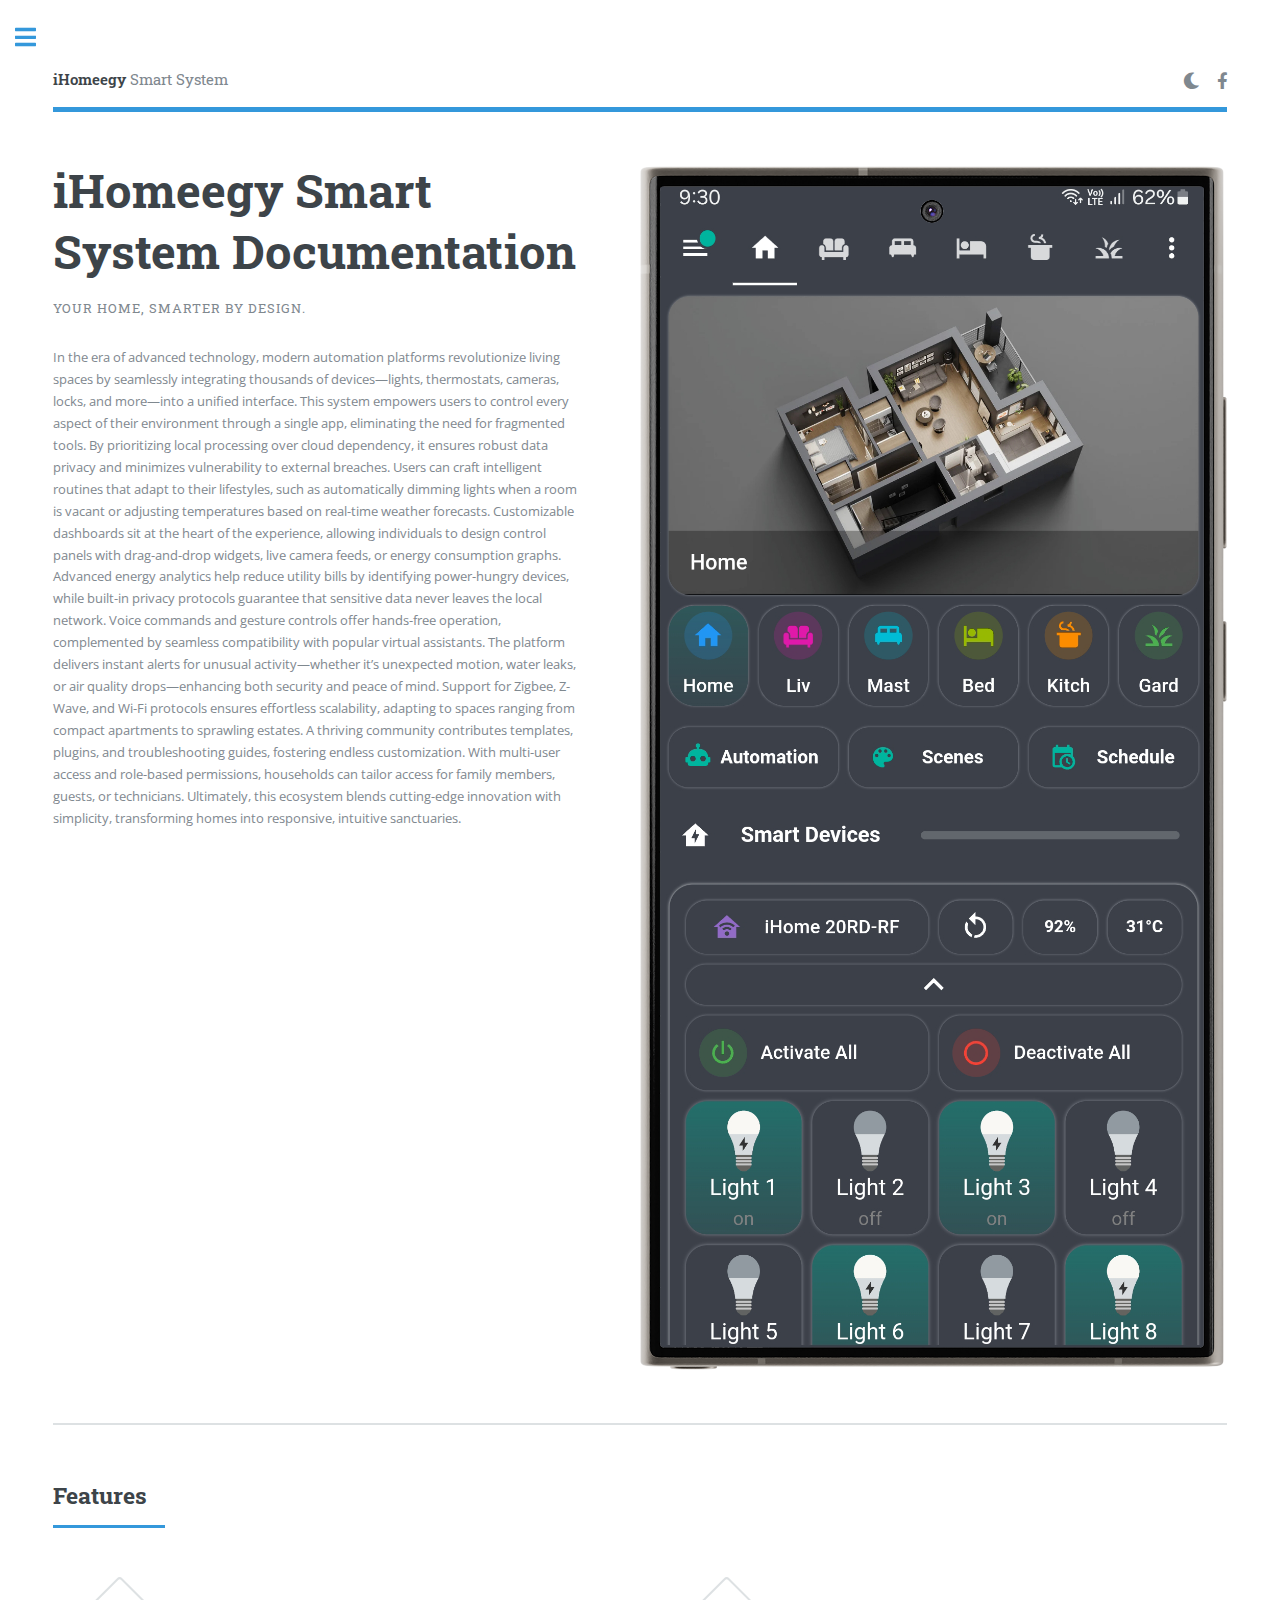
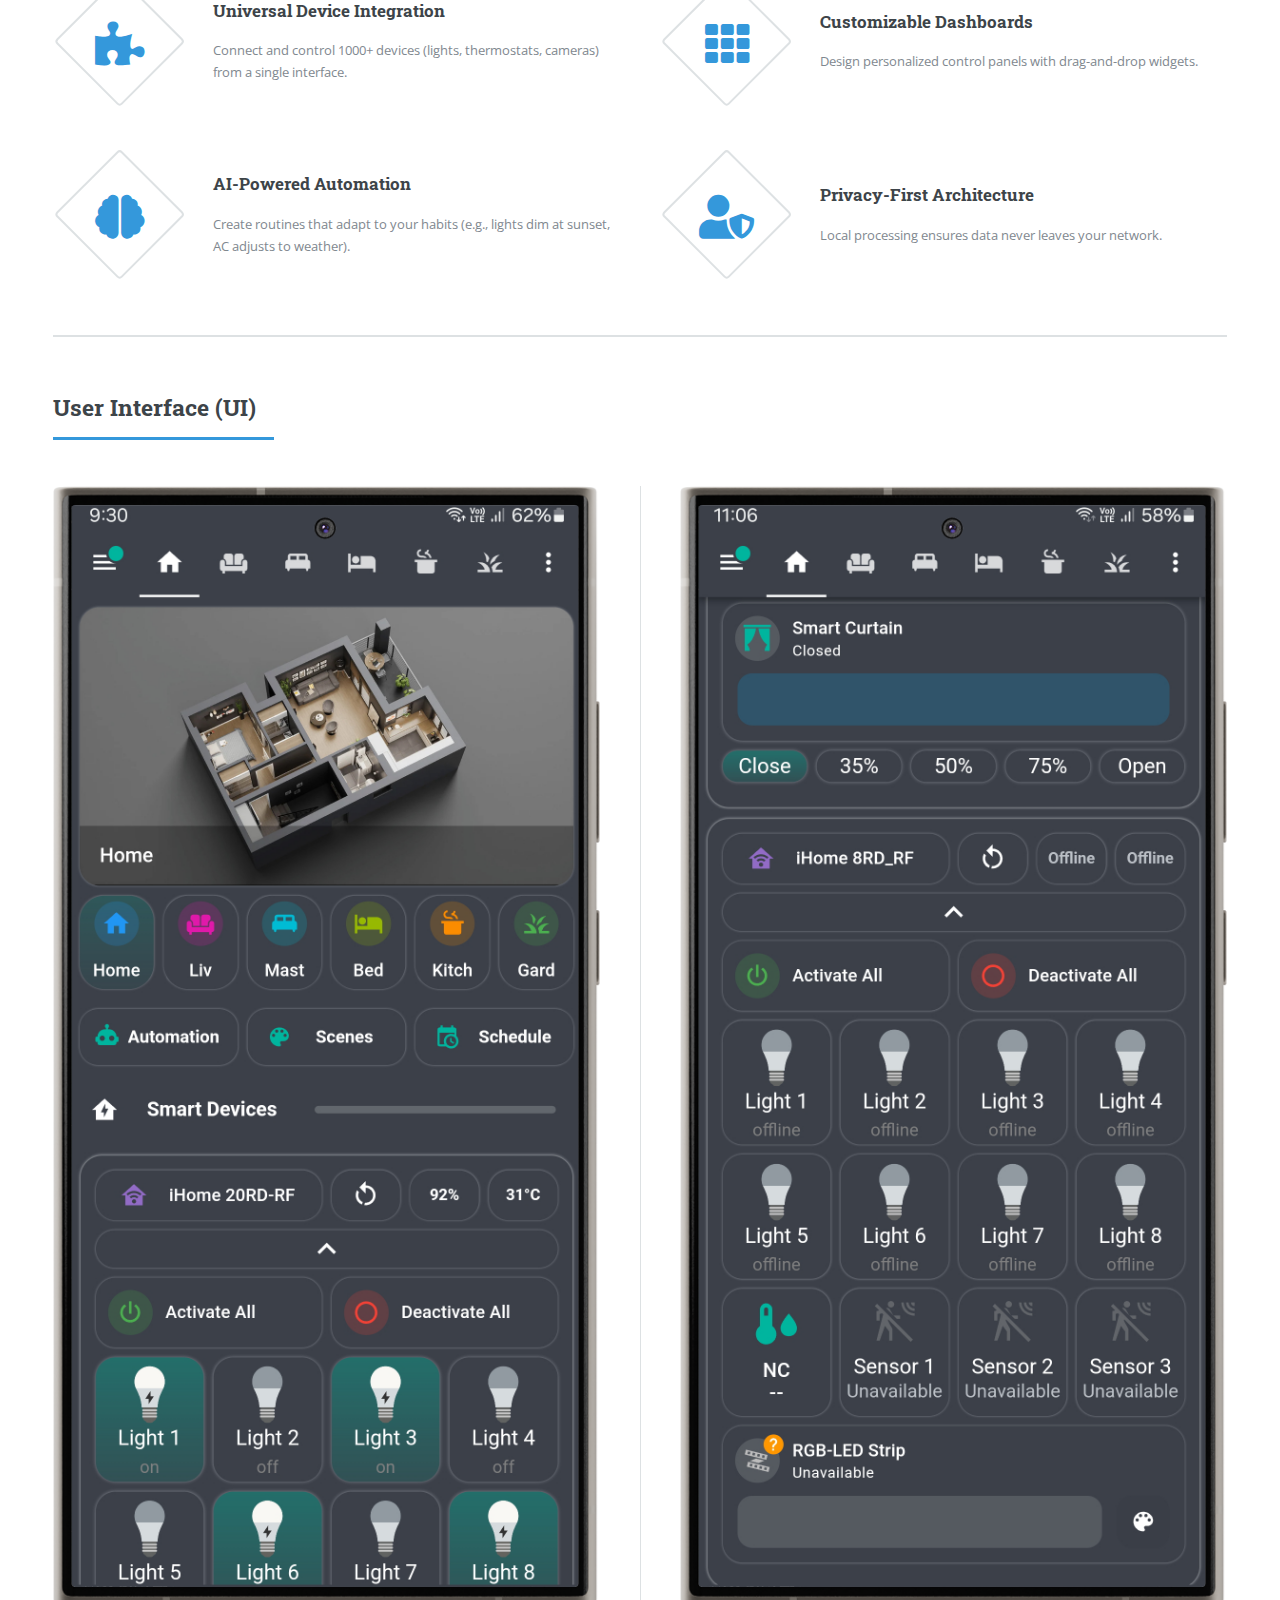
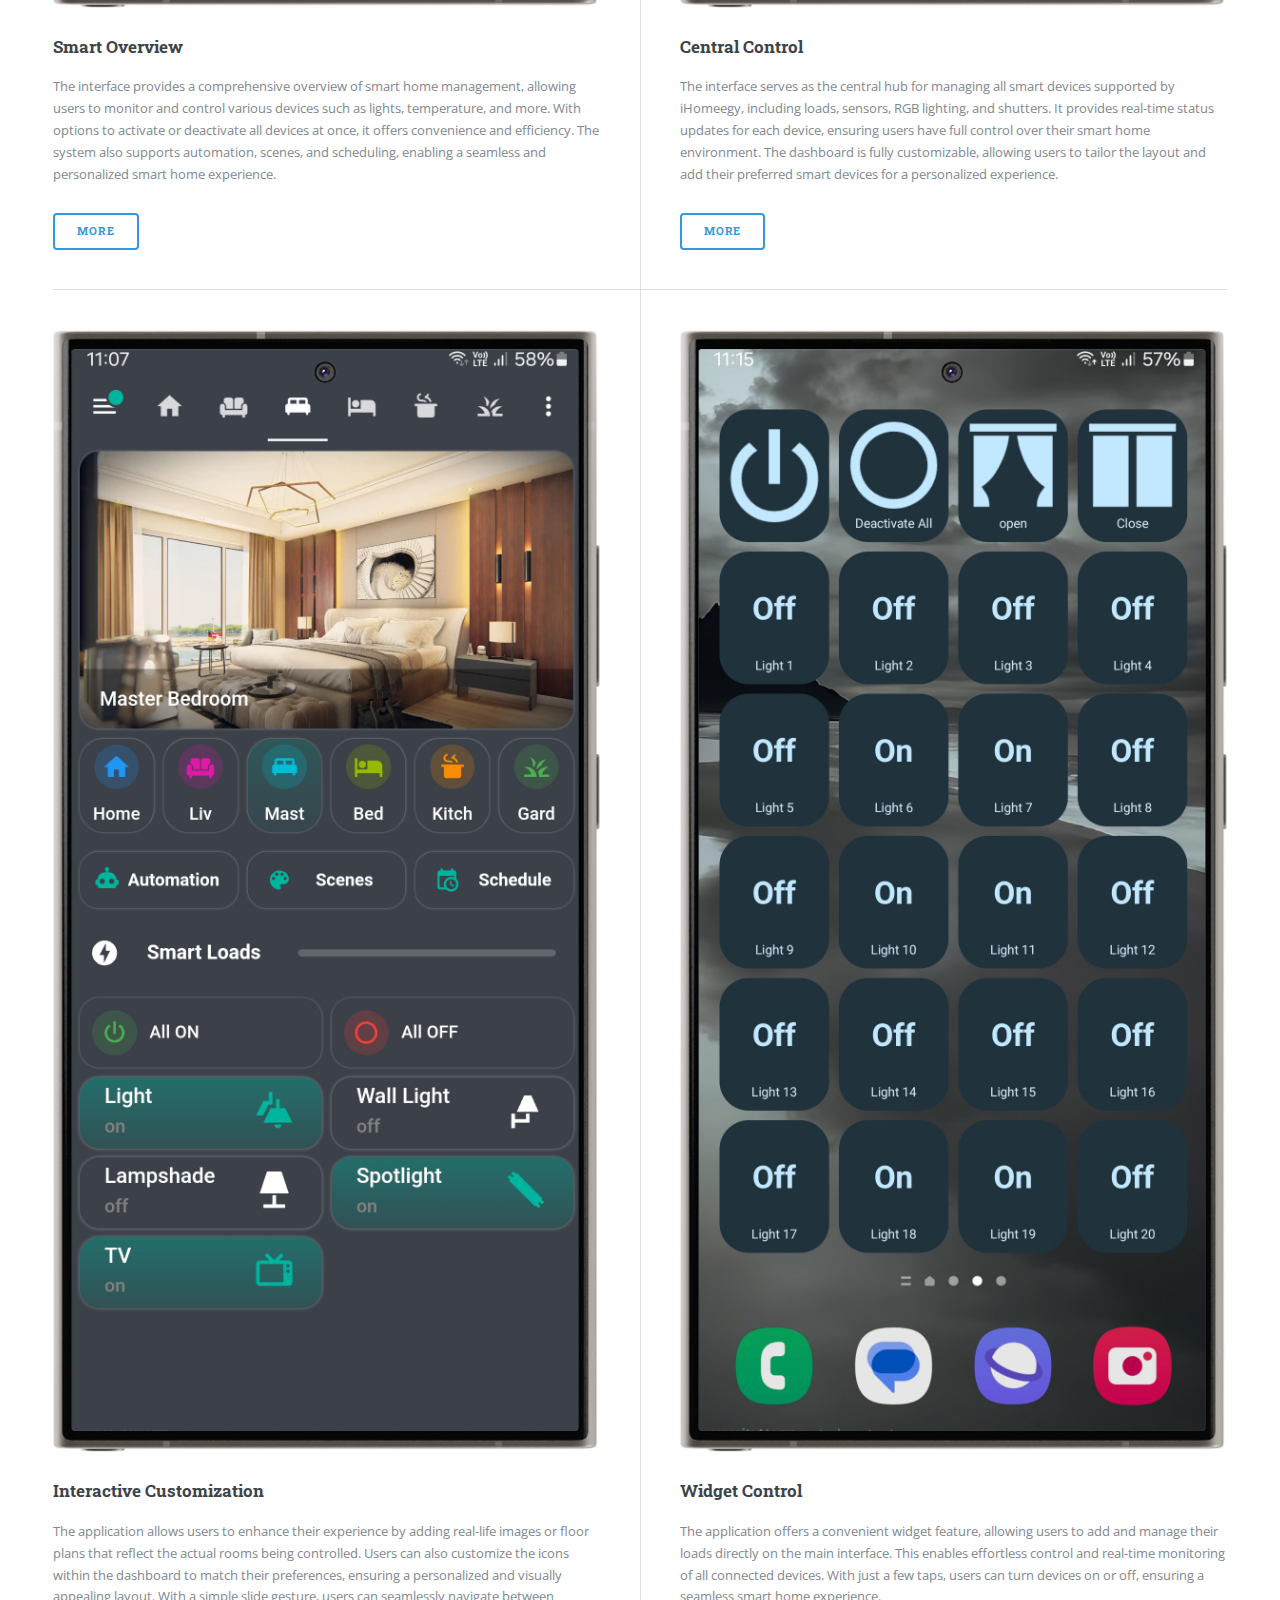
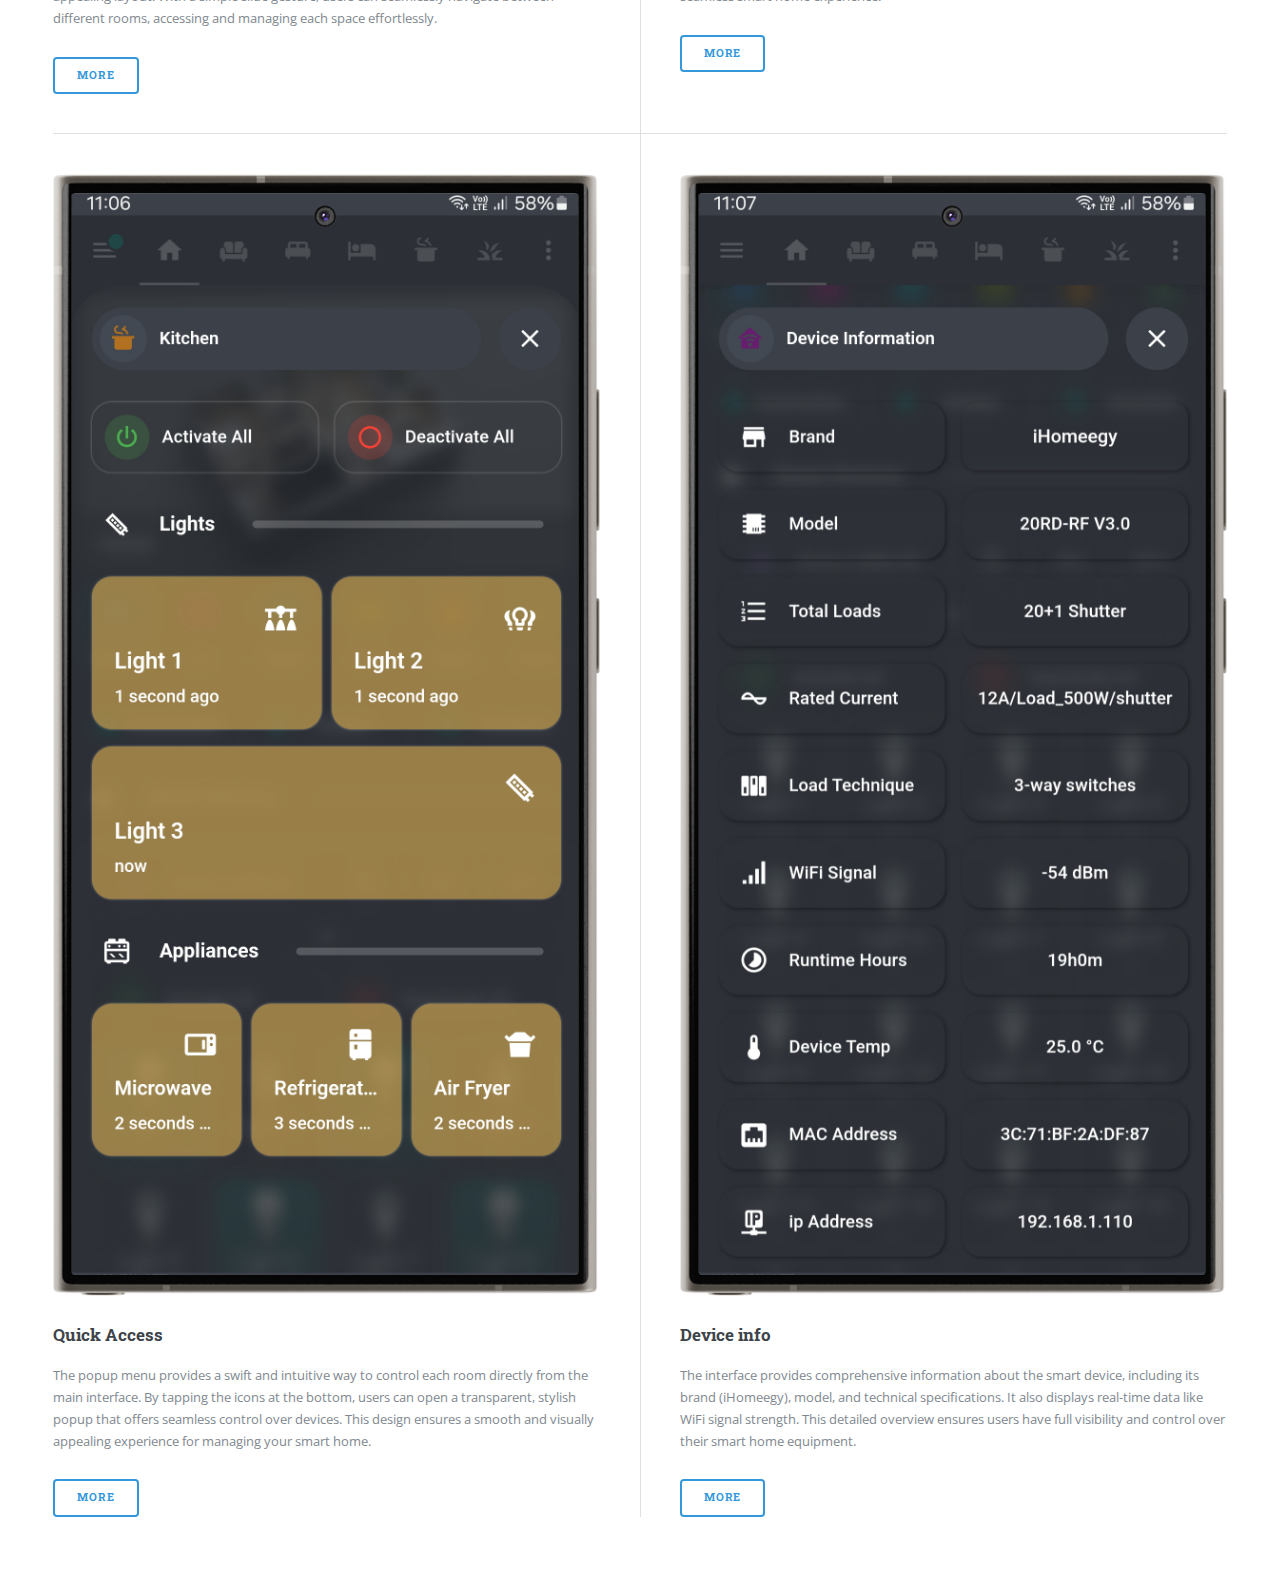
<file: index.html>
<!DOCTYPE HTML>
<html>
	<head>
		<title>iHomeegy Smart System - Documentation</title>
		<meta charset="utf-8" />
		<meta name="viewport" content="width=device-width, initial-scale=1, user-scalable=no" />
		<link rel="stylesheet" href="assets/css/main.css" />
        
		<style>
			/* منع الوميض الأولي */
			body:not(.loaded) {
				opacity: 0;
				overflow: hidden;
			}
			
			/* تأثير الانتقال */
			body {
				transition: opacity 0.4s ease-in-out !important;
			}
			
			/* إصلاح ألوان الوضع الليلي مسبقاً */
			body.dark-mode {
				background-color: #111 !important;
				color: #fff !important;
			}

			body.dark-mode *:not(input):not(textarea) {
				color: #ffffff !important;
				text-shadow: none !important;
			}

			body.dark-mode #sidebar,
			body.dark-mode #menu,
			body.dark-mode .button,
			body.dark-mode .actions .button {
				background-color: #2d2d2d !important;
				border-color: #444444 !important;
			}

			body.dark-mode #search {
				background-color: #2d2d2d !important;
				border: 1px solid #444444 !important;
			}

			body.dark-mode #search input[type="text"] {
				background-color: #3a3a3a !important;
				color: #ffffff !important;
			}

			body.dark-mode a,
			body.dark-mode .icon,
			body.dark-mode h1,
			body.dark-mode h2,
			body.dark-mode h3 {
				color: inherit !important;
			}
			
		</style>
	</head>
	<body class="is-preload">
		<script>
			// تطبيق الوضع الليلي قبل تحميل الصفحة
			(function() {
				const savedTheme = localStorage.getItem('theme');
				if (savedTheme === 'dark') {
					document.body.classList.add('dark-mode');
				}
				document.body.classList.add('is-preload');
			})();
		</script>
		<!-- Wrapper -->
			<div id="wrapper">

				<!-- Main -->
					<div id="main">
						<div class="inner">

							<!-- Modified Header with Dark Mode Toggle -->
							<header id="header">
								<a href="index.html" class="logo"><strong>iHomeegy</strong> Smart System</a>
								<ul class="icons">
									<!-- Added Dark Mode Toggle -->
									<li>
										<span class="icon solid fa-moon" id="darkModeToggle" onclick="toggleDarkMode()"></span>
									</li>
									<li><a href="https://www.facebook.com/ihomeegy.smart" class="icon brands fa-facebook-f"><span class="label">Facebook</span></a></li>
								</ul>
							</header>

							<!-- Banner -->
								<section id="banner">
									<div class="content">
										<header>
											<h1>iHomeegy Smart<br />
											System Documentation</h1>
											<p>Your Home, Smarter by Design.</p>
										</header>
										<p>In the era of advanced technology, modern automation platforms revolutionize living spaces by seamlessly integrating thousands of devices—lights, thermostats, cameras, locks, and more—into a unified interface. This system empowers users to control every aspect of their environment through a single app, eliminating the need for fragmented tools. By prioritizing local processing over cloud dependency, it ensures robust data privacy and minimizes vulnerability to external breaches. Users can craft intelligent routines that adapt to their lifestyles, such as automatically dimming lights when a room is vacant or adjusting temperatures based on real-time weather forecasts.

										Customizable dashboards sit at the heart of the experience, allowing individuals to design control panels with drag-and-drop widgets, live camera feeds, or energy consumption graphs. Advanced energy analytics help reduce utility bills by identifying power-hungry devices, while built-in privacy protocols guarantee that sensitive data never leaves the local network. Voice commands and gesture controls offer hands-free operation, complemented by seamless compatibility with popular virtual assistants.

										The platform delivers instant alerts for unusual activity—whether it’s unexpected motion, water leaks, or air quality drops—enhancing both security and peace of mind. Support for Zigbee, Z-Wave, and Wi-Fi protocols ensures effortless scalability, adapting to spaces ranging from compact apartments to sprawling estates. A thriving community contributes templates, plugins, and troubleshooting guides, fostering endless customization. With multi-user access and role-based permissions, households can tailor access for family members, guests, or technicians. Ultimately, this ecosystem blends cutting-edge innovation with simplicity, transforming homes into responsive, intuitive sanctuaries.</p>
										<ul class="actions">
											<!--  <li><a href="#" class="button big">Learn More</a></li> -->
										</ul>
									</div>
									<span class="image object">
										<img src="images/pic01.png" alt="" />
									</span>
								</section>

							<!-- Section -->
								<section>
									<header class="major">
										<h2>Features</h2>
									</header>
									<div class="features">
										<article>
											<span class="icon solid fa-puzzle-piece"></span>
											<div class="content">
												<h3>Universal Device Integration</h3>
												<p>Connect and control 1000+ devices (lights, thermostats, cameras) from a single interface.</p>
											</div>
										</article>
										<article>
											<span class="icon solid fa-th"></span>
											<div class="content">
												<h3>Customizable Dashboards</h3>
												<p>Design personalized control panels with drag-and-drop widgets.</p>
											</div>
										</article>
										<article>
											<span class="icon solid fa-brain"></span>
											<div class="content">
												<h3>AI-Powered Automation</h3>
												<p>Create routines that adapt to your habits (e.g., lights dim at sunset, AC adjusts to weather).</p>
											</div>
										</article>
										<article>
											<span class="icon solid fa-user-shield"></span>
											<div class="content">
												<h3>Privacy-First Architecture</h3>
												<p>Local processing ensures data never leaves your network.</p>
											</div>
										</article>
									</div>
								</section>

							<!-- Section -->
								<section>
									<header class="major">
										<h2>User Interface (UI)</h2>
									</header>
									<div class="posts">
										<article>
											<a href="#" class="image"><img src="images/pic01.png" alt="" /></a>
											<h3>Smart Overview</h3>
											<p>The interface provides a comprehensive overview of smart home management, allowing users to monitor and control various devices such as lights, temperature, and more. With options to activate or deactivate all devices at once, it offers convenience and efficiency. The system also supports automation, scenes, and scheduling, enabling a seamless and personalized smart home experience.</p>
											<ul class="actions">
												<li><a href="#" class="button">More</a></li>
											</ul>
										</article>
										<article>
											<a href="#" class="image"><img src="images/pic02.png" alt="" /></a>
											<h3>Central Control</h3>
											<p>The interface serves as the central hub for managing all smart devices supported by iHomeegy, including loads, sensors, RGB lighting, and shutters. It provides real-time status updates for each device, ensuring users have full control over their smart home environment. The dashboard is fully customizable, allowing users to tailor the layout and add their preferred smart devices for a personalized experience.</p>
											<ul class="actions">
												<li><a href="#" class="button">More</a></li>
											</ul>
										</article>
										<article>
											<a href="#" class="image"><img src="images/pic03.png" alt="" /></a>
											<h3>Interactive Customization</h3>
											<p>The application allows users to enhance their experience by adding real-life images or floor plans that reflect the actual rooms being controlled. Users can also customize the icons within the dashboard to match their preferences, ensuring a personalized and visually appealing layout. With a simple slide gesture, users can seamlessly navigate between different rooms, accessing and managing each space effortlessly.</p>
											<ul class="actions">
												<li><a href="#" class="button">More</a></li>
											</ul>
										</article>
										<article>
											<a href="#" class="image"><img src="images/pic04.png" alt="" /></a>
											<h3>Widget Control</h3>
											<p>The application offers a convenient widget feature, allowing users to add and manage their loads directly on the main interface. This enables effortless control and real-time monitoring of all connected devices. With just a few taps, users can turn devices on or off, ensuring a seamless smart home experience.</p>
											<ul class="actions">
												<li><a href="#" class="button">More</a></li>
											</ul>
										</article>
										<article>
											<a href="#" class="image"><img src="images/pic05.png" alt="" /></a>
											<h3>Quick Access</h3>
											<p>The popup menu provides a swift and intuitive way to control each room directly from the main interface. By tapping the icons at the bottom, users can open a transparent, stylish popup that offers seamless control over devices. This design ensures a smooth and visually appealing experience for managing your smart home.</p>
											<ul class="actions">
												<li><a href="#" class="button">More</a></li>
											</ul>
										</article>
										<article>
											<a href="#" class="image"><img src="images/pic06.png" alt="" /></a>
											<h3>Device info</h3>
											<p>The interface provides comprehensive information about the smart device, including its brand (iHomeegy), model, and technical specifications. It also displays real-time data like WiFi signal strength. This detailed overview ensures users have full visibility and control over their smart home equipment.</p>
											<ul class="actions">
												<li><a href="#" class="button">More</a></li>
											</ul>
										</article>
									</div>
								</section>

						</div>
					</div>

				<!-- Sidebar -->
					<div id="sidebar">
						<div class="inner">

							<!-- Search -->
								<section id="search" class="alt">
									<form method="post" action="#">
										<input type="text" name="query" id="query" placeholder="Search" />
									</form>
								</section>

							<!-- Menu -->
								<nav id="menu">
									<header class="major">
										<h2>Menu</h2>
									</header>
									<ul>
										<li><a href="index.html">Homepage</a></li>
										<li><a href="generic.html">Dashboard</a></li>
										<li><a href="elements.html">Devices</a></li>
										<li>
											<span class="opener">Automation</span>
											<ul>
												<li><a href="#">page 1</a></li>
												<li><a href="#">page 2</a></li>
												<li><a href="#">page 3</a></li>
												<li><a href="#">page 4</a></li>
											</ul>
										</li>
										<li><a href="#">Schedules</a></li>
										<!-- <li><a href="#">Settings</a></li> -->
										<li>
											<span class="opener">Settings</span>
											<ul>
												<li><a href="#">page 1</a></li>
												<li><a href="#">page 2</a></li>
												<li><a href="#">page 3</a></li>
												<li><a href="#">page 4</a></li>
											</ul>
										</li>
										<!-- <li><a href="#">Maximus Erat</a></li> -->
										<!-- <li><a href="#">Sapien Mauris</a></li> -->
										<!-- <li><a href="#">Amet Lacinia</a></li> -->
									</ul>
								</nav>

							<!-- Section -->
								<section>
									<header class="major">
										<h2></h2>
									</header>
									<div class="mini-posts">
										<article>
											<a href="#" class="image"><img src="images/pic07.png" alt="" /></a>
											<p>The dashboard centralizes control of smart devices, displaying active/inactive automations, logs, and room-specific settings like "Kitch" and "Gard".</p>
										</article>
										<article>
											<a href="#" class="image"><img src="images/pic08.png" alt="" /></a>
											<p>The interface visualizes real-time and historical data through dynamic graphs.</p>
										</article>
										<article>
											<a href="#" class="image"><img src="images/pic09.png" alt="" /></a>
											<p>The interface enables precise adjustment of smart rolling shutters, displaying real-time status.</p>
										</article>
									</div>
									<ul class="actions">
										<li><a href="#" class="button">More</a></li>
									</ul>
								</section>

							<!-- Section -->
								<section>
									<header class="major">
										<h2>Get in touch</h2>
									</header>
									<p>iHomeegy offers innovative smart home solutions designed to enhance your living experience with seamless automation and control. For more information, follow us on Facebook: iHomeegy Smart.</p>
									<ul class="contact">
										<li class="icon solid fa-envelope"><a href="#">ihomeegysmart@gmail.com</a></li>
										<li class="icon solid fa-phone">(+20)11 59651389</li>
										<li class="icon solid fa-home">Egypt<br />
										</li>
									</ul>
								</section>

							<!-- Footer -->
								<footer id="footer">
									<p class="copyright">&copy; All rights reserved. iHomeegy</p>
								</footer>

						</div>
					</div>

			</div>

		<!-- Scripts -->
		<script src="assets/js/jquery.min.js"></script>
		<script src="assets/js/browser.min.js"></script>
		<script src="assets/js/breakpoints.min.js"></script>
		<script src="assets/js/util.js"></script>
		<script src="assets/js/main.js"></script>

		<!-- Dark Mode Script -->
		<script>
			function toggleDarkMode() {
				const body = document.body;
				const isDark = body.classList.toggle('dark-mode');
				const icon = document.getElementById('darkModeToggle');
				
				// تبديل الأيقونات
				icon.classList.toggle('fa-sun', isDark);
				icon.classList.toggle('fa-moon', !isDark);
				
				// حفظ الإعدادات
				localStorage.setItem('theme', isDark ? 'dark' : 'light');
			}

			// تحديث الأيقونات عند التحميل
			document.addEventListener('DOMContentLoaded', () => {
				const icon = document.getElementById('darkModeToggle');
				if (localStorage.getItem('theme') === 'dark') {
					icon.classList.replace('fa-moon', 'fa-sun');
				}
				
				// إظهار الصفحة بعد التحميل
				setTimeout(() => {
					document.body.classList.add('loaded');
					document.body.classList.remove('is-preload');
				}, 100);
			});
		</script>
	</body>
</html>
</file>
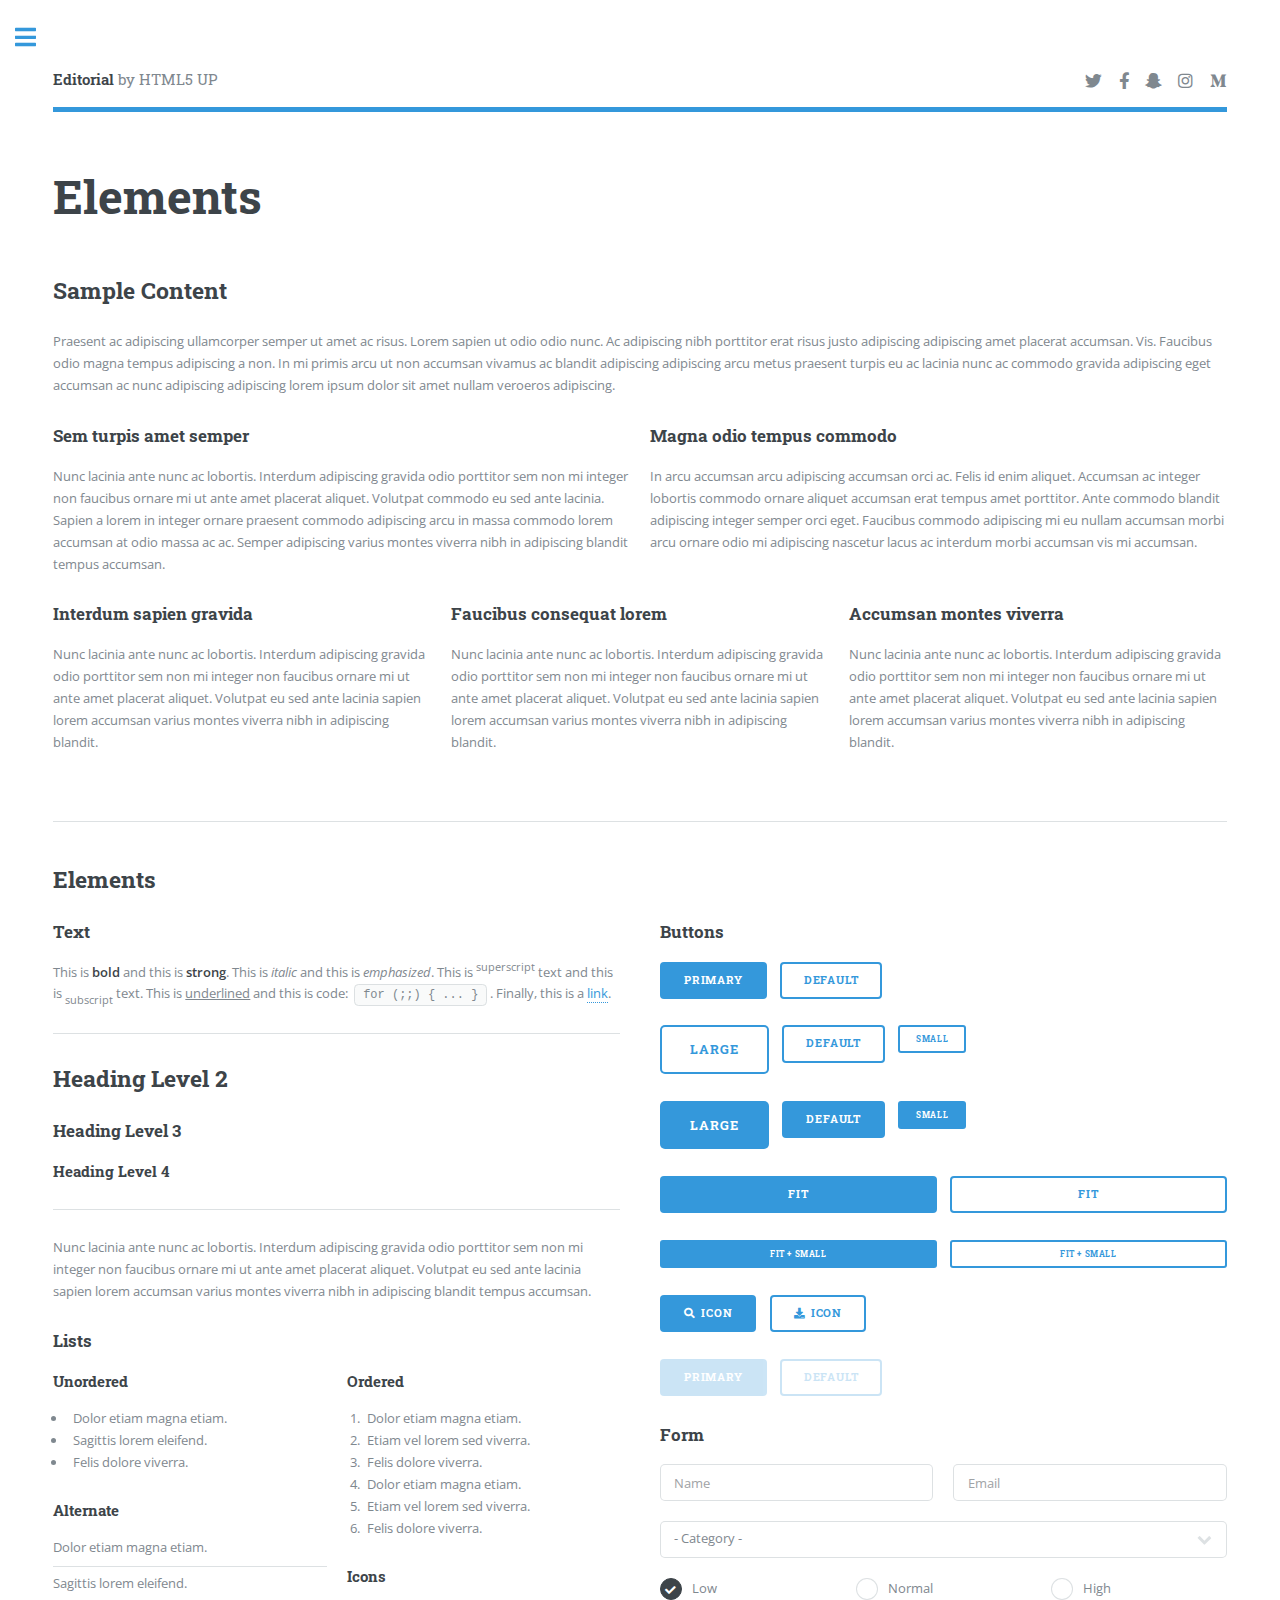
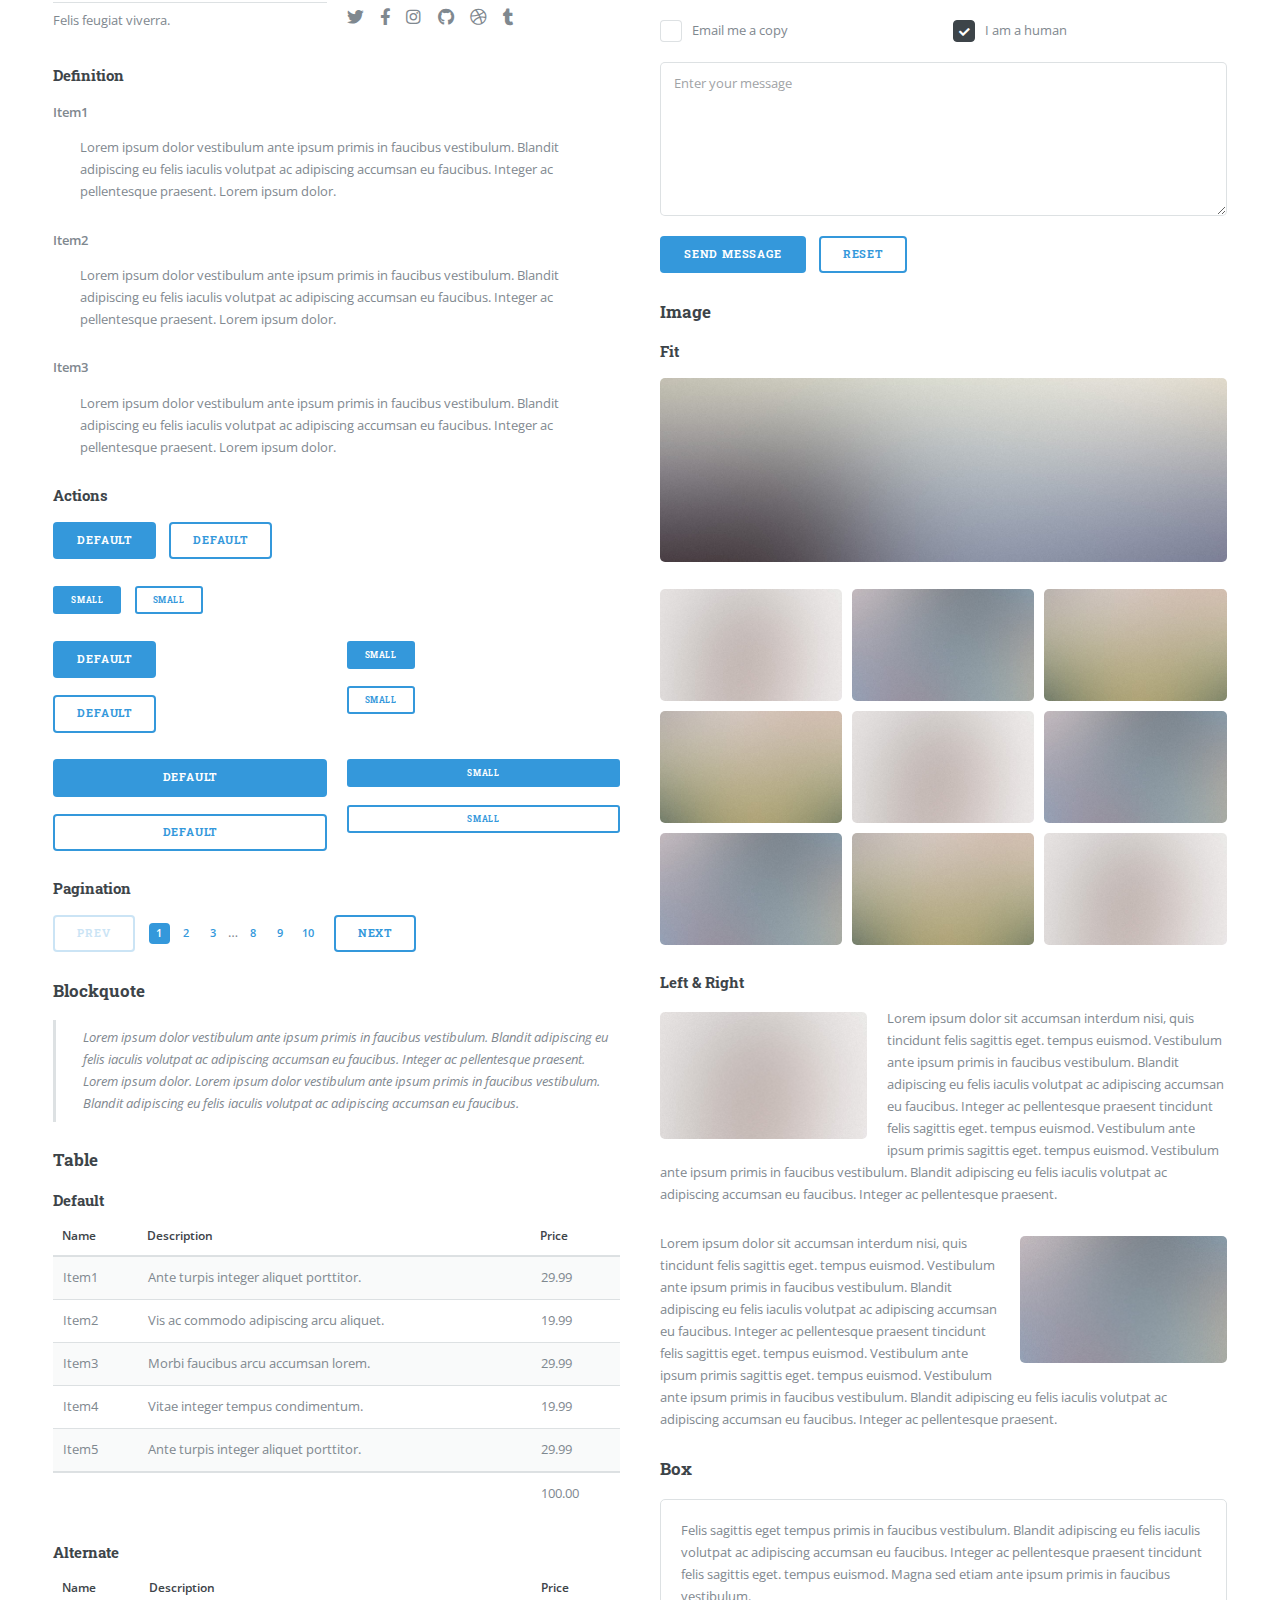
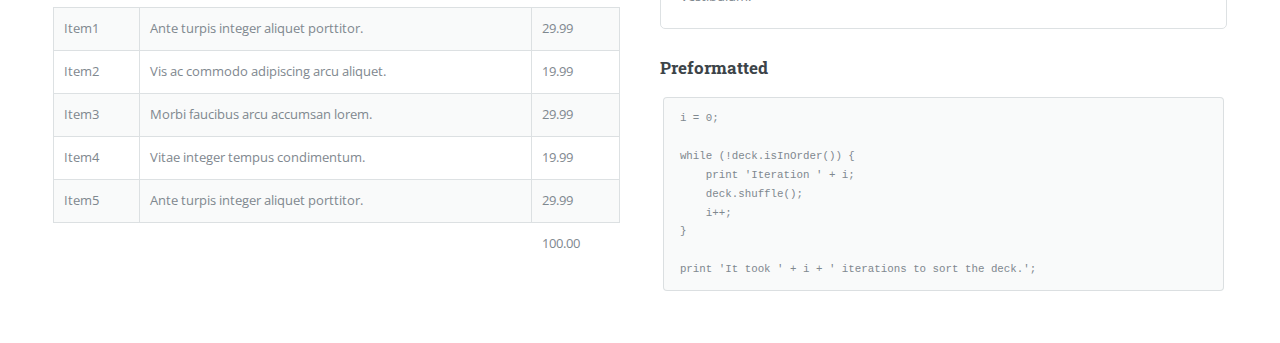
<file: elements.html>
<!DOCTYPE HTML>
<!--
	Editorial by HTML5 UP
	html5up.net | @ajlkn
	Free for personal and commercial use under the CCA 3.0 license (html5up.net/license)
-->
<html>
	<head>
		<title>Elements - Editorial by HTML5 UP</title>
		<meta charset="utf-8" />
		<meta name="viewport" content="width=device-width, initial-scale=1, user-scalable=no" />
		<link rel="stylesheet" href="assets/css/main.css" />
	</head>
	<body class="is-preload">

		<!-- Wrapper -->
			<div id="wrapper">

				<!-- Main -->
					<div id="main">
						<div class="inner">

							<!-- Header -->
								<header id="header">
									<a href="index.html" class="logo"><strong>Editorial</strong> by HTML5 UP</a>
									<ul class="icons">
										<li><a href="#" class="icon brands fa-twitter"><span class="label">Twitter</span></a></li>
										<li><a href="#" class="icon brands fa-facebook-f"><span class="label">Facebook</span></a></li>
										<li><a href="#" class="icon brands fa-snapchat-ghost"><span class="label">Snapchat</span></a></li>
										<li><a href="#" class="icon brands fa-instagram"><span class="label">Instagram</span></a></li>
										<li><a href="#" class="icon brands fa-medium-m"><span class="label">Medium</span></a></li>
									</ul>
								</header>

							<!-- Content -->
								<section>
									<header class="main">
										<h1>Elements</h1>
									</header>

									<!-- Content -->
										<h2 id="content">Sample Content</h2>
										<p>Praesent ac adipiscing ullamcorper semper ut amet ac risus. Lorem sapien ut odio odio nunc. Ac adipiscing nibh porttitor erat risus justo adipiscing adipiscing amet placerat accumsan. Vis. Faucibus odio magna tempus adipiscing a non. In mi primis arcu ut non accumsan vivamus ac blandit adipiscing adipiscing arcu metus praesent turpis eu ac lacinia nunc ac commodo gravida adipiscing eget accumsan ac nunc adipiscing adipiscing lorem ipsum dolor sit amet nullam veroeros adipiscing.</p>
										<div class="row">
											<div class="col-6 col-12-small">
												<h3>Sem turpis amet semper</h3>
												<p>Nunc lacinia ante nunc ac lobortis. Interdum adipiscing gravida odio porttitor sem non mi integer non faucibus ornare mi ut ante amet placerat aliquet. Volutpat commodo eu sed ante lacinia. Sapien a lorem in integer ornare praesent commodo adipiscing arcu in massa commodo lorem accumsan at odio massa ac ac. Semper adipiscing varius montes viverra nibh in adipiscing blandit tempus accumsan.</p>
											</div>
											<div class="col-6 col-12-small">
												<h3>Magna odio tempus commodo</h3>
												<p>In arcu accumsan arcu adipiscing accumsan orci ac. Felis id enim aliquet. Accumsan ac integer lobortis commodo ornare aliquet accumsan erat tempus amet porttitor. Ante commodo blandit adipiscing integer semper orci eget. Faucibus commodo adipiscing mi eu nullam accumsan morbi arcu ornare odio mi adipiscing nascetur lacus ac interdum morbi accumsan vis mi accumsan.</p>
											</div>
											<!-- Break -->
											<div class="col-4 col-12-medium">
												<h3>Interdum sapien gravida</h3>
												<p>Nunc lacinia ante nunc ac lobortis. Interdum adipiscing gravida odio porttitor sem non mi integer non faucibus ornare mi ut ante amet placerat aliquet. Volutpat eu sed ante lacinia sapien lorem accumsan varius montes viverra nibh in adipiscing blandit.</p>
											</div>
											<div class="col-4 col-12-medium">
												<h3>Faucibus consequat lorem</h3>
												<p>Nunc lacinia ante nunc ac lobortis. Interdum adipiscing gravida odio porttitor sem non mi integer non faucibus ornare mi ut ante amet placerat aliquet. Volutpat eu sed ante lacinia sapien lorem accumsan varius montes viverra nibh in adipiscing blandit.</p>
											</div>
											<div class="col-4 col-12-medium">
												<h3>Accumsan montes viverra</h3>
												<p>Nunc lacinia ante nunc ac lobortis. Interdum adipiscing gravida odio porttitor sem non mi integer non faucibus ornare mi ut ante amet placerat aliquet. Volutpat eu sed ante lacinia sapien lorem accumsan varius montes viverra nibh in adipiscing blandit.</p>
											</div>
										</div>

									<hr class="major" />

									<!-- Elements -->
										<h2 id="elements">Elements</h2>
										<div class="row gtr-200">
											<div class="col-6 col-12-medium">

												<!-- Text stuff -->
													<h3>Text</h3>
													<p>This is <b>bold</b> and this is <strong>strong</strong>. This is <i>italic</i> and this is <em>emphasized</em>.
													This is <sup>superscript</sup> text and this is <sub>subscript</sub> text.
													This is <u>underlined</u> and this is code: <code>for (;;) { ... }</code>.
													Finally, this is a <a href="#">link</a>.</p>
													<hr />
													<h2>Heading Level 2</h2>
													<h3>Heading Level 3</h3>
													<h4>Heading Level 4</h4>
													<hr />
													<p>Nunc lacinia ante nunc ac lobortis. Interdum adipiscing gravida odio porttitor sem non mi integer non faucibus ornare mi ut ante amet placerat aliquet. Volutpat eu sed ante lacinia sapien lorem accumsan varius montes viverra nibh in adipiscing blandit tempus accumsan.</p>

												<!-- Lists -->
													<h3>Lists</h3>
													<div class="row">
														<div class="col-6 col-12-small">

															<h4>Unordered</h4>
															<ul>
																<li>Dolor etiam magna etiam.</li>
																<li>Sagittis lorem eleifend.</li>
																<li>Felis dolore viverra.</li>
															</ul>

															<h4>Alternate</h4>
															<ul class="alt">
																<li>Dolor etiam magna etiam.</li>
																<li>Sagittis lorem eleifend.</li>
																<li>Felis feugiat viverra.</li>
															</ul>

														</div>
														<div class="col-6 col-12-small">

															<h4>Ordered</h4>
															<ol>
																<li>Dolor etiam magna etiam.</li>
																<li>Etiam vel lorem sed viverra.</li>
																<li>Felis dolore viverra.</li>
																<li>Dolor etiam magna etiam.</li>
																<li>Etiam vel lorem sed viverra.</li>
																<li>Felis dolore viverra.</li>
															</ol>

															<h4>Icons</h4>
															<ul class="icons">
																<li><a href="#" class="icon brands fa-twitter"><span class="label">Twitter</span></a></li>
																<li><a href="#" class="icon brands fa-facebook-f"><span class="label">Facebook</span></a></li>
																<li><a href="#" class="icon brands fa-instagram"><span class="label">Instagram</span></a></li>
																<li><a href="#" class="icon brands fa-github"><span class="label">Github</span></a></li>
																<li><a href="#" class="icon brands fa-dribbble"><span class="label">Dribbble</span></a></li>
																<li><a href="#" class="icon brands fa-tumblr"><span class="label">Tumblr</span></a></li>
															</ul>

														</div>
													</div>
													<h4>Definition</h4>
													<dl>
														<dt>Item1</dt>
														<dd>
															<p>Lorem ipsum dolor vestibulum ante ipsum primis in faucibus vestibulum. Blandit adipiscing eu felis iaculis volutpat ac adipiscing accumsan eu faucibus. Integer ac pellentesque praesent. Lorem ipsum dolor.</p>
														</dd>
														<dt>Item2</dt>
														<dd>
															<p>Lorem ipsum dolor vestibulum ante ipsum primis in faucibus vestibulum. Blandit adipiscing eu felis iaculis volutpat ac adipiscing accumsan eu faucibus. Integer ac pellentesque praesent. Lorem ipsum dolor.</p>
														</dd>
														<dt>Item3</dt>
														<dd>
															<p>Lorem ipsum dolor vestibulum ante ipsum primis in faucibus vestibulum. Blandit adipiscing eu felis iaculis volutpat ac adipiscing accumsan eu faucibus. Integer ac pellentesque praesent. Lorem ipsum dolor.</p>
														</dd>
													</dl>

													<h4>Actions</h4>
													<ul class="actions">
														<li><a href="#" class="button primary">Default</a></li>
														<li><a href="#" class="button">Default</a></li>
													</ul>
													<ul class="actions small">
														<li><a href="#" class="button primary small">Small</a></li>
														<li><a href="#" class="button small">Small</a></li>
													</ul>
													<div class="row">
														<div class="col-6 col-12-small">
															<ul class="actions stacked">
																<li><a href="#" class="button primary">Default</a></li>
																<li><a href="#" class="button">Default</a></li>
															</ul>
														</div>
														<div class="col-6 col-12-small">
															<ul class="actions stacked">
																<li><a href="#" class="button primary small">Small</a></li>
																<li><a href="#" class="button small">Small</a></li>
															</ul>
														</div>
														<div class="col-6 col-12-small">
															<ul class="actions stacked">
																<li><a href="#" class="button primary fit">Default</a></li>
																<li><a href="#" class="button fit">Default</a></li>
															</ul>
														</div>
														<div class="col-6 col-12-small">
															<ul class="actions stacked">
																<li><a href="#" class="button primary small fit">Small</a></li>
																<li><a href="#" class="button small fit">Small</a></li>
															</ul>
														</div>
													</div>

													<h4>Pagination</h4>
													<ul class="pagination">
														<li><span class="button disabled">Prev</span></li>
														<li><a href="#" class="page active">1</a></li>
														<li><a href="#" class="page">2</a></li>
														<li><a href="#" class="page">3</a></li>
														<li><span>&hellip;</span></li>
														<li><a href="#" class="page">8</a></li>
														<li><a href="#" class="page">9</a></li>
														<li><a href="#" class="page">10</a></li>
														<li><a href="#" class="button">Next</a></li>
													</ul>

												<!-- Blockquote -->
													<h3>Blockquote</h3>
													<blockquote>Lorem ipsum dolor vestibulum ante ipsum primis in faucibus vestibulum. Blandit adipiscing eu felis iaculis volutpat ac adipiscing accumsan eu faucibus. Integer ac pellentesque praesent. Lorem ipsum dolor. Lorem ipsum dolor vestibulum ante ipsum primis in faucibus vestibulum. Blandit adipiscing eu felis iaculis volutpat ac adipiscing accumsan eu faucibus.</blockquote>

												<!-- Table -->
													<h3>Table</h3>

													<h4>Default</h4>
													<div class="table-wrapper">
														<table>
															<thead>
																<tr>
																	<th>Name</th>
																	<th>Description</th>
																	<th>Price</th>
																</tr>
															</thead>
															<tbody>
																<tr>
																	<td>Item1</td>
																	<td>Ante turpis integer aliquet porttitor.</td>
																	<td>29.99</td>
																</tr>
																<tr>
																	<td>Item2</td>
																	<td>Vis ac commodo adipiscing arcu aliquet.</td>
																	<td>19.99</td>
																</tr>
																<tr>
																	<td>Item3</td>
																	<td> Morbi faucibus arcu accumsan lorem.</td>
																	<td>29.99</td>
																</tr>
																<tr>
																	<td>Item4</td>
																	<td>Vitae integer tempus condimentum.</td>
																	<td>19.99</td>
																</tr>
																<tr>
																	<td>Item5</td>
																	<td>Ante turpis integer aliquet porttitor.</td>
																	<td>29.99</td>
																</tr>
															</tbody>
															<tfoot>
																<tr>
																	<td colspan="2"></td>
																	<td>100.00</td>
																</tr>
															</tfoot>
														</table>
													</div>

													<h4>Alternate</h4>
													<div class="table-wrapper">
														<table class="alt">
															<thead>
																<tr>
																	<th>Name</th>
																	<th>Description</th>
																	<th>Price</th>
																</tr>
															</thead>
															<tbody>
																<tr>
																	<td>Item1</td>
																	<td>Ante turpis integer aliquet porttitor.</td>
																	<td>29.99</td>
																</tr>
																<tr>
																	<td>Item2</td>
																	<td>Vis ac commodo adipiscing arcu aliquet.</td>
																	<td>19.99</td>
																</tr>
																<tr>
																	<td>Item3</td>
																	<td> Morbi faucibus arcu accumsan lorem.</td>
																	<td>29.99</td>
																</tr>
																<tr>
																	<td>Item4</td>
																	<td>Vitae integer tempus condimentum.</td>
																	<td>19.99</td>
																</tr>
																<tr>
																	<td>Item5</td>
																	<td>Ante turpis integer aliquet porttitor.</td>
																	<td>29.99</td>
																</tr>
															</tbody>
															<tfoot>
																<tr>
																	<td colspan="2"></td>
																	<td>100.00</td>
																</tr>
															</tfoot>
														</table>
													</div>

											</div>
											<div class="col-6 col-12-medium">

												<!-- Buttons -->
													<h3>Buttons</h3>
													<ul class="actions">
														<li><a href="#" class="button primary">Primary</a></li>
														<li><a href="#" class="button">Default</a></li>
													</ul>
													<ul class="actions">
														<li><a href="#" class="button large">Large</a></li>
														<li><a href="#" class="button">Default</a></li>
														<li><a href="#" class="button small">Small</a></li>
													</ul>
													<ul class="actions">
														<li><a href="#" class="button primary large">Large</a></li>
														<li><a href="#" class="button primary">Default</a></li>
														<li><a href="#" class="button primary small">Small</a></li>
													</ul>
													<ul class="actions fit">
														<li><a href="#" class="button primary fit">Fit</a></li>
														<li><a href="#" class="button fit">Fit</a></li>
													</ul>
													<ul class="actions fit small">
														<li><a href="#" class="button primary fit small">Fit + Small</a></li>
														<li><a href="#" class="button fit small">Fit + Small</a></li>
													</ul>
													<ul class="actions">
														<li><a href="#" class="button primary icon solid fa-search">Icon</a></li>
														<li><a href="#" class="button icon solid fa-download">Icon</a></li>
													</ul>
													<ul class="actions">
														<li><span class="button primary disabled">Primary</span></li>
														<li><span class="button disabled">Default</span></li>
													</ul>

												<!-- Form -->
													<h3>Form</h3>

													<form method="post" action="#">
														<div class="row gtr-uniform">
															<div class="col-6 col-12-xsmall">
																<input type="text" name="demo-name" id="demo-name" value="" placeholder="Name" />
															</div>
															<div class="col-6 col-12-xsmall">
																<input type="email" name="demo-email" id="demo-email" value="" placeholder="Email" />
															</div>
															<!-- Break -->
															<div class="col-12">
																<select name="demo-category" id="demo-category">
																	<option value="">- Category -</option>
																	<option value="1">Manufacturing</option>
																	<option value="1">Shipping</option>
																	<option value="1">Administration</option>
																	<option value="1">Human Resources</option>
																</select>
															</div>
															<!-- Break -->
															<div class="col-4 col-12-small">
																<input type="radio" id="demo-priority-low" name="demo-priority" checked>
																<label for="demo-priority-low">Low</label>
															</div>
															<div class="col-4 col-12-small">
																<input type="radio" id="demo-priority-normal" name="demo-priority">
																<label for="demo-priority-normal">Normal</label>
															</div>
															<div class="col-4 col-12-small">
																<input type="radio" id="demo-priority-high" name="demo-priority">
																<label for="demo-priority-high">High</label>
															</div>
															<!-- Break -->
															<div class="col-6 col-12-small">
																<input type="checkbox" id="demo-copy" name="demo-copy">
																<label for="demo-copy">Email me a copy</label>
															</div>
															<div class="col-6 col-12-small">
																<input type="checkbox" id="demo-human" name="demo-human" checked>
																<label for="demo-human">I am a human</label>
															</div>
															<!-- Break -->
															<div class="col-12">
																<textarea name="demo-message" id="demo-message" placeholder="Enter your message" rows="6"></textarea>
															</div>
															<!-- Break -->
															<div class="col-12">
																<ul class="actions">
																	<li><input type="submit" value="Send Message" class="primary" /></li>
																	<li><input type="reset" value="Reset" /></li>
																</ul>
															</div>
														</div>
													</form>

												<!-- Image -->
													<h3>Image</h3>

													<h4>Fit</h4>
													<span class="image fit"><img src="images/pic11.jpg" alt="" /></span>
													<div class="box alt">
														<div class="row gtr-50 gtr-uniform">
															<div class="col-4"><span class="image fit"><img src="images/pic01.jpg" alt="" /></span></div>
															<div class="col-4"><span class="image fit"><img src="images/pic02.jpg" alt="" /></span></div>
															<div class="col-4"><span class="image fit"><img src="images/pic03.jpg" alt="" /></span></div>
															<!-- Break -->
															<div class="col-4"><span class="image fit"><img src="images/pic03.jpg" alt="" /></span></div>
															<div class="col-4"><span class="image fit"><img src="images/pic01.jpg" alt="" /></span></div>
															<div class="col-4"><span class="image fit"><img src="images/pic02.jpg" alt="" /></span></div>
															<!-- Break -->
															<div class="col-4"><span class="image fit"><img src="images/pic02.jpg" alt="" /></span></div>
															<div class="col-4"><span class="image fit"><img src="images/pic03.jpg" alt="" /></span></div>
															<div class="col-4"><span class="image fit"><img src="images/pic01.jpg" alt="" /></span></div>
														</div>
													</div>

													<h4>Left &amp; Right</h4>
													<p><span class="image left"><img src="images/pic01.jpg" alt="" /></span>Lorem ipsum dolor sit accumsan interdum nisi, quis tincidunt felis sagittis eget. tempus euismod. Vestibulum ante ipsum primis in faucibus vestibulum. Blandit adipiscing eu felis iaculis volutpat ac adipiscing accumsan eu faucibus. Integer ac pellentesque praesent tincidunt felis sagittis eget. tempus euismod. Vestibulum ante ipsum primis sagittis eget. tempus euismod. Vestibulum ante ipsum primis in faucibus vestibulum. Blandit adipiscing eu felis iaculis volutpat ac adipiscing accumsan eu faucibus. Integer ac pellentesque praesent.</p>
													<p><span class="image right"><img src="images/pic02.jpg" alt="" /></span>Lorem ipsum dolor sit accumsan interdum nisi, quis tincidunt felis sagittis eget. tempus euismod. Vestibulum ante ipsum primis in faucibus vestibulum. Blandit adipiscing eu felis iaculis volutpat ac adipiscing accumsan eu faucibus. Integer ac pellentesque praesent tincidunt felis sagittis eget. tempus euismod. Vestibulum ante ipsum primis sagittis eget. tempus euismod. Vestibulum ante ipsum primis in faucibus vestibulum. Blandit adipiscing eu felis iaculis volutpat ac adipiscing accumsan eu faucibus. Integer ac pellentesque praesent.</p>

												<!-- Box -->
													<h3>Box</h3>
													<div class="box">
														<p>Felis sagittis eget tempus primis in faucibus vestibulum. Blandit adipiscing eu felis iaculis volutpat ac adipiscing accumsan eu faucibus. Integer ac pellentesque praesent tincidunt felis sagittis eget. tempus euismod. Magna sed etiam ante ipsum primis in faucibus vestibulum.</p>
													</div>

												<!-- Preformatted Code -->
													<h3>Preformatted</h3>
													<pre><code>i = 0;

while (!deck.isInOrder()) {
    print 'Iteration ' + i;
    deck.shuffle();
    i++;
}

print 'It took ' + i + ' iterations to sort the deck.';
</code></pre>

											</div>
										</div>

								</section>

						</div>
					</div>

				<!-- Sidebar -->
					<div id="sidebar">
						<div class="inner">

							<!-- Search -->
								<section id="search" class="alt">
									<form method="post" action="#">
										<input type="text" name="query" id="query" placeholder="Search" />
									</form>
								</section>

							<!-- Menu -->
								<nav id="menu">
									<header class="major">
										<h2>Menu</h2>
									</header>
									<ul>
										<li><a href="index.html">Homepage</a></li>
										<li><a href="generic.html">Generic</a></li>
										<li><a href="elements.html">Elements</a></li>
										<li>
											<span class="opener">Submenu</span>
											<ul>
												<li><a href="#">Lorem Dolor</a></li>
												<li><a href="#">Ipsum Adipiscing</a></li>
												<li><a href="#">Tempus Magna</a></li>
												<li><a href="#">Feugiat Veroeros</a></li>
											</ul>
										</li>
										<li><a href="#">Etiam Dolore</a></li>
										<li><a href="#">Adipiscing</a></li>
										<li>
											<span class="opener">Another Submenu</span>
											<ul>
												<li><a href="#">Lorem Dolor</a></li>
												<li><a href="#">Ipsum Adipiscing</a></li>
												<li><a href="#">Tempus Magna</a></li>
												<li><a href="#">Feugiat Veroeros</a></li>
											</ul>
										</li>
										<li><a href="#">Maximus Erat</a></li>
										<li><a href="#">Sapien Mauris</a></li>
										<li><a href="#">Amet Lacinia</a></li>
									</ul>
								</nav>

							<!-- Section -->
								<section>
									<header class="major">
										<h2>Ante interdum</h2>
									</header>
									<div class="mini-posts">
										<article>
											<a href="#" class="image"><img src="images/pic07.jpg" alt="" /></a>
											<p>Aenean ornare velit lacus, ac varius enim lorem ullamcorper dolore aliquam.</p>
										</article>
										<article>
											<a href="#" class="image"><img src="images/pic08.jpg" alt="" /></a>
											<p>Aenean ornare velit lacus, ac varius enim lorem ullamcorper dolore aliquam.</p>
										</article>
										<article>
											<a href="#" class="image"><img src="images/pic09.jpg" alt="" /></a>
											<p>Aenean ornare velit lacus, ac varius enim lorem ullamcorper dolore aliquam.</p>
										</article>
									</div>
									<ul class="actions">
										<li><a href="#" class="button">More</a></li>
									</ul>
								</section>

							<!-- Section -->
								<section>
									<header class="major">
										<h2>Get in touch</h2>
									</header>
									<p>Sed varius enim lorem ullamcorper dolore aliquam aenean ornare velit lacus, ac varius enim lorem ullamcorper dolore. Proin sed aliquam facilisis ante interdum. Sed nulla amet lorem feugiat tempus aliquam.</p>
									<ul class="contact">
										<li class="icon solid fa-envelope"><a href="#">information@untitled.tld</a></li>
										<li class="icon solid fa-phone">(000) 000-0000</li>
										<li class="icon solid fa-home">1234 Somewhere Road #8254<br />
										Nashville, TN 00000-0000</li>
									</ul>
								</section>

							<!-- Footer -->
								<footer id="footer">
									<p class="copyright">&copy; Untitled. All rights reserved. Demo Images: <a href="https://unsplash.com">Unsplash</a>. Design: <a href="https://html5up.net">HTML5 UP</a>.</p>
								</footer>

						</div>
					</div>

			</div>

		<!-- Scripts -->
			<script src="assets/js/jquery.min.js"></script>
			<script src="assets/js/browser.min.js"></script>
			<script src="assets/js/breakpoints.min.js"></script>
			<script src="assets/js/util.js"></script>
			<script src="assets/js/main.js"></script>

	</body>
</html>
</file>
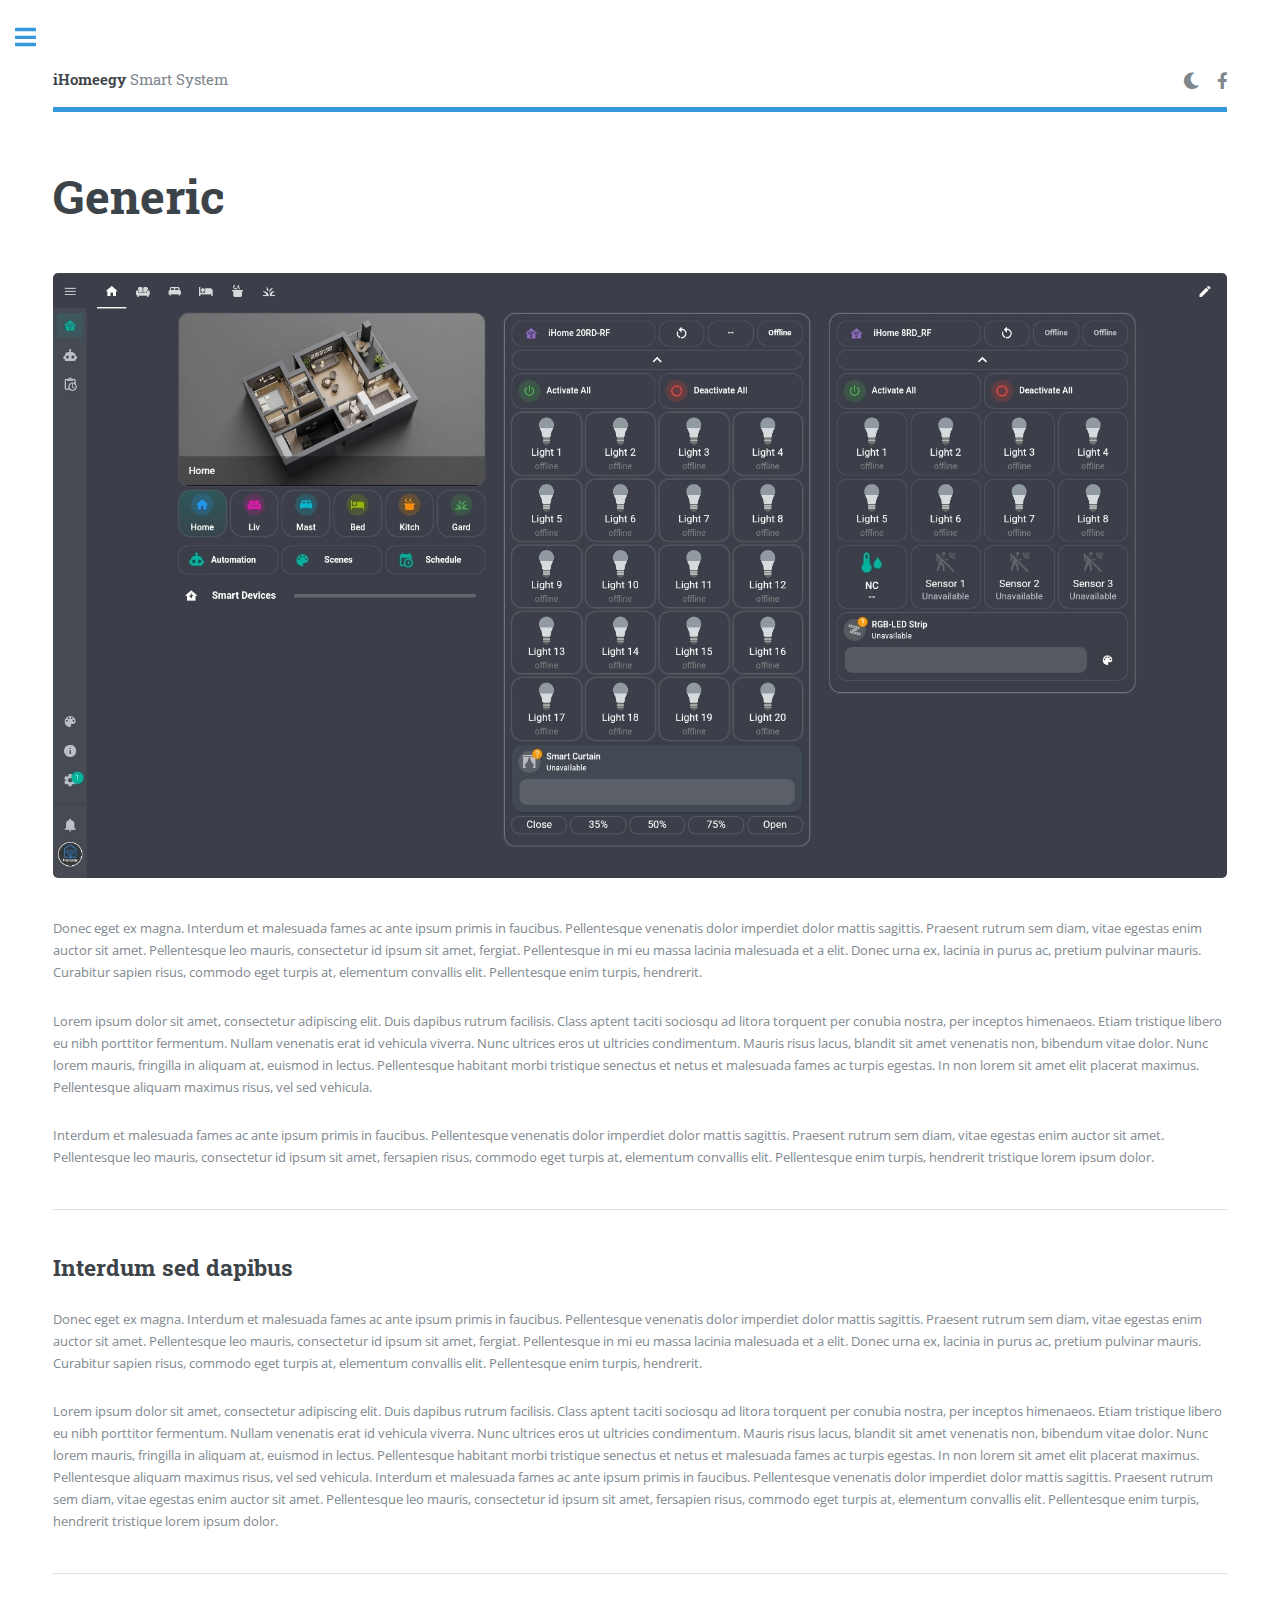
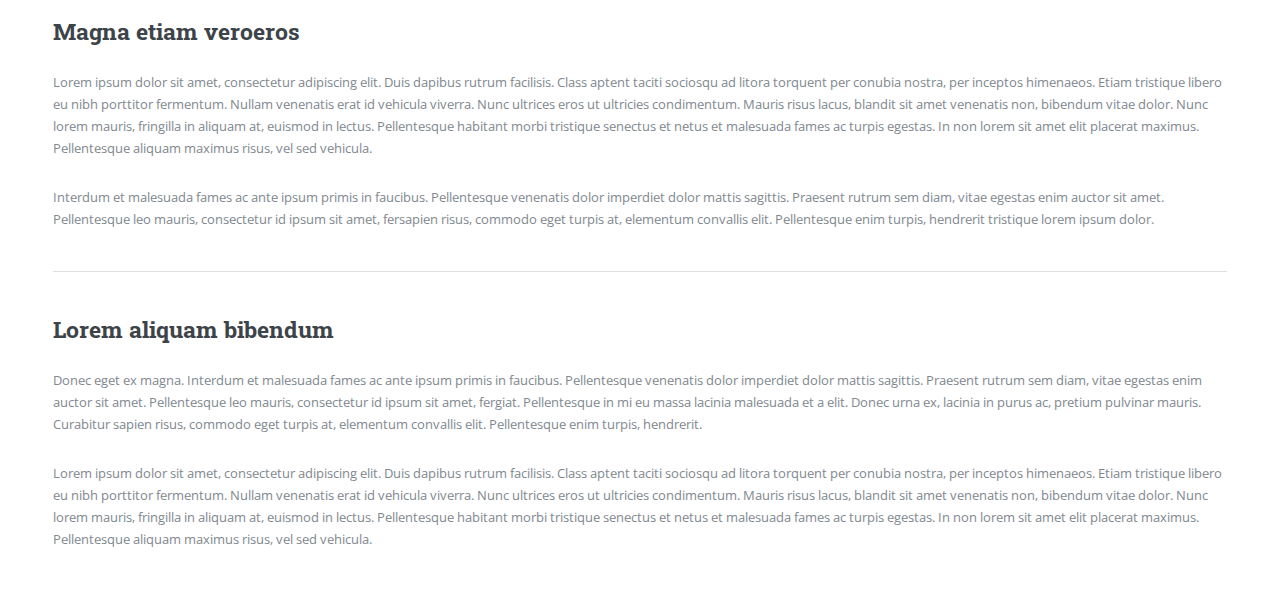
<file: generic.html>
<!DOCTYPE HTML>
<html>
	<head>
		<title>Dashboard</title>
		<meta charset="utf-8" />
		<meta name="viewport" content="width=device-width, initial-scale=1, user-scalable=no" />
		<link rel="stylesheet" href="assets/css/main.css" />
		<style>
		
			body:not(.loaded) {
				opacity: 0;
				overflow: hidden;
			}
			
			
			body {
				transition: opacity 0.4s ease-in-out !important;
			}
			
			
			body.dark-mode {
				background-color: #111 !important;
				color: #fff !important;
			}

			body.dark-mode *:not(input):not(textarea) {
				color: #ffffff !important;
				text-shadow: none !important;
			}

			body.dark-mode #sidebar,
			body.dark-mode #menu,
			body.dark-mode .button,
			body.dark-mode .actions .button {
				background-color: #2d2d2d !important;
				border-color: #444444 !important;
			}

			body.dark-mode #search {
				background-color: #2d2d2d !important;
				border: 1px solid #444444 !important;
			}

			body.dark-mode #search input[type="text"] {
				background-color: #3a3a3a !important;
				color: #ffffff !important;
			}

			body.dark-mode a,
			body.dark-mode .icon,
			body.dark-mode h1,
			body.dark-mode h2,
			body.dark-mode h3 {
				color: inherit !important;
			}
			
		</style>
	</head>
	<body class="is-preload">
		<script>
			
			(function() {
				const savedTheme = localStorage.getItem('theme');
				if (savedTheme === 'dark') {
					document.body.classList.add('dark-mode');
				}
				document.body.classList.add('is-preload');
			})();
		</script>
		<!-- Wrapper -->
			<div id="wrapper">

				<!-- Main -->
					<div id="main">
						<div class="inner">

							<!-- Modified Header with Dark Mode Toggle -->
							<header id="header">
								<a href="index.html" class="logo"><strong>iHomeegy</strong> Smart System</a>
								<ul class="icons">
									<!-- Added Dark Mode Toggle -->
									<li>
										<span class="icon solid fa-moon" id="darkModeToggle" onclick="toggleDarkMode()"></span>
									</li>
									<li><a href="https://www.facebook.com/ihomeegy.smart" class="icon brands fa-facebook-f"><span class="label">Facebook</span></a></li>
								</ul>
							</header>

							<!-- Content -->
								<section>
									<header class="main">
										<h1>Generic</h1>
									</header>

									<span class="image main"><img src="images/pic12.jpg" alt="" /></span>

									<p>Donec eget ex magna. Interdum et malesuada fames ac ante ipsum primis in faucibus. Pellentesque venenatis dolor imperdiet dolor mattis sagittis. Praesent rutrum sem diam, vitae egestas enim auctor sit amet. Pellentesque leo mauris, consectetur id ipsum sit amet, fergiat. Pellentesque in mi eu massa lacinia malesuada et a elit. Donec urna ex, lacinia in purus ac, pretium pulvinar mauris. Curabitur sapien risus, commodo eget turpis at, elementum convallis elit. Pellentesque enim turpis, hendrerit.</p>
									<p>Lorem ipsum dolor sit amet, consectetur adipiscing elit. Duis dapibus rutrum facilisis. Class aptent taciti sociosqu ad litora torquent per conubia nostra, per inceptos himenaeos. Etiam tristique libero eu nibh porttitor fermentum. Nullam venenatis erat id vehicula viverra. Nunc ultrices eros ut ultricies condimentum. Mauris risus lacus, blandit sit amet venenatis non, bibendum vitae dolor. Nunc lorem mauris, fringilla in aliquam at, euismod in lectus. Pellentesque habitant morbi tristique senectus et netus et malesuada fames ac turpis egestas. In non lorem sit amet elit placerat maximus. Pellentesque aliquam maximus risus, vel sed vehicula.</p>
									<p>Interdum et malesuada fames ac ante ipsum primis in faucibus. Pellentesque venenatis dolor imperdiet dolor mattis sagittis. Praesent rutrum sem diam, vitae egestas enim auctor sit amet. Pellentesque leo mauris, consectetur id ipsum sit amet, fersapien risus, commodo eget turpis at, elementum convallis elit. Pellentesque enim turpis, hendrerit tristique lorem ipsum dolor.</p>

									<hr class="major" />

									<h2>Interdum sed dapibus</h2>
									<p>Donec eget ex magna. Interdum et malesuada fames ac ante ipsum primis in faucibus. Pellentesque venenatis dolor imperdiet dolor mattis sagittis. Praesent rutrum sem diam, vitae egestas enim auctor sit amet. Pellentesque leo mauris, consectetur id ipsum sit amet, fergiat. Pellentesque in mi eu massa lacinia malesuada et a elit. Donec urna ex, lacinia in purus ac, pretium pulvinar mauris. Curabitur sapien risus, commodo eget turpis at, elementum convallis elit. Pellentesque enim turpis, hendrerit.</p>
									<p>Lorem ipsum dolor sit amet, consectetur adipiscing elit. Duis dapibus rutrum facilisis. Class aptent taciti sociosqu ad litora torquent per conubia nostra, per inceptos himenaeos. Etiam tristique libero eu nibh porttitor fermentum. Nullam venenatis erat id vehicula viverra. Nunc ultrices eros ut ultricies condimentum. Mauris risus lacus, blandit sit amet venenatis non, bibendum vitae dolor. Nunc lorem mauris, fringilla in aliquam at, euismod in lectus. Pellentesque habitant morbi tristique senectus et netus et malesuada fames ac turpis egestas. In non lorem sit amet elit placerat maximus. Pellentesque aliquam maximus risus, vel sed vehicula. Interdum et malesuada fames ac ante ipsum primis in faucibus. Pellentesque venenatis dolor imperdiet dolor mattis sagittis. Praesent rutrum sem diam, vitae egestas enim auctor sit amet. Pellentesque leo mauris, consectetur id ipsum sit amet, fersapien risus, commodo eget turpis at, elementum convallis elit. Pellentesque enim turpis, hendrerit tristique lorem ipsum dolor.</p>

									<hr class="major" />

									<h2>Magna etiam veroeros</h2>
									<p>Lorem ipsum dolor sit amet, consectetur adipiscing elit. Duis dapibus rutrum facilisis. Class aptent taciti sociosqu ad litora torquent per conubia nostra, per inceptos himenaeos. Etiam tristique libero eu nibh porttitor fermentum. Nullam venenatis erat id vehicula viverra. Nunc ultrices eros ut ultricies condimentum. Mauris risus lacus, blandit sit amet venenatis non, bibendum vitae dolor. Nunc lorem mauris, fringilla in aliquam at, euismod in lectus. Pellentesque habitant morbi tristique senectus et netus et malesuada fames ac turpis egestas. In non lorem sit amet elit placerat maximus. Pellentesque aliquam maximus risus, vel sed vehicula.</p>
									<p>Interdum et malesuada fames ac ante ipsum primis in faucibus. Pellentesque venenatis dolor imperdiet dolor mattis sagittis. Praesent rutrum sem diam, vitae egestas enim auctor sit amet. Pellentesque leo mauris, consectetur id ipsum sit amet, fersapien risus, commodo eget turpis at, elementum convallis elit. Pellentesque enim turpis, hendrerit tristique lorem ipsum dolor.</p>

									<hr class="major" />

									<h2>Lorem aliquam bibendum</h2>
									<p>Donec eget ex magna. Interdum et malesuada fames ac ante ipsum primis in faucibus. Pellentesque venenatis dolor imperdiet dolor mattis sagittis. Praesent rutrum sem diam, vitae egestas enim auctor sit amet. Pellentesque leo mauris, consectetur id ipsum sit amet, fergiat. Pellentesque in mi eu massa lacinia malesuada et a elit. Donec urna ex, lacinia in purus ac, pretium pulvinar mauris. Curabitur sapien risus, commodo eget turpis at, elementum convallis elit. Pellentesque enim turpis, hendrerit.</p>
									<p>Lorem ipsum dolor sit amet, consectetur adipiscing elit. Duis dapibus rutrum facilisis. Class aptent taciti sociosqu ad litora torquent per conubia nostra, per inceptos himenaeos. Etiam tristique libero eu nibh porttitor fermentum. Nullam venenatis erat id vehicula viverra. Nunc ultrices eros ut ultricies condimentum. Mauris risus lacus, blandit sit amet venenatis non, bibendum vitae dolor. Nunc lorem mauris, fringilla in aliquam at, euismod in lectus. Pellentesque habitant morbi tristique senectus et netus et malesuada fames ac turpis egestas. In non lorem sit amet elit placerat maximus. Pellentesque aliquam maximus risus, vel sed vehicula.</p>

								</section>

						</div>
					</div>

				<!-- Sidebar -->
					<div id="sidebar">
						<div class="inner">

							<!-- Search -->
								<section id="search" class="alt">
									<form method="post" action="#">
										<input type="text" name="query" id="query" placeholder="Search" />
									</form>
								</section>

							<!-- Menu -->
								<nav id="menu">
									<header class="major">
										<h2>Menu</h2>
									</header>
									<ul>
										<li><a href="index.html">Homepage</a></li>
										<li><a href="generic.html">Dashboard</a></li>
										<li><a href="elements.html">Devices</a></li>
										<li>
											<span class="opener">Automation</span>
											<ul>
												<li><a href="#">page 1</a></li>
												<li><a href="#">page 2</a></li>
												<li><a href="#">page 3</a></li>
												<li><a href="#">page 4</a></li>
											</ul>
										</li>
										<li><a href="#">Schedules</a></li>
										<!-- <li><a href="#">Settings</a></li> -->
										<li>
											<span class="opener">Settings</span>
											<ul>
												<li><a href="#">page 1</a></li>
												<li><a href="#">page 2</a></li>
												<li><a href="#">page 3</a></li>
												<li><a href="#">page 4</a></li>
											</ul>
										</li>
										<!-- <li><a href="#">Maximus Erat</a></li> -->
										<!-- <li><a href="#">Sapien Mauris</a></li> -->
										<!-- <li><a href="#">Amet Lacinia</a></li> -->
									</ul>
								</nav>

							<!-- Section -->
								<section>
									<header class="major">
										<h2></h2>
									</header>
									<div class="mini-posts">
										<article>
											<a href="#" class="image"><img src="images/pic07.png" alt="" /></a>
											<p>The dashboard centralizes control of smart devices, displaying active/inactive automations, logs, and room-specific settings like "Kitch" and "Gard".</p>
										</article>
										<article>
											<a href="#" class="image"><img src="images/pic08.png" alt="" /></a>
											<p>The interface visualizes real-time and historical data through dynamic graphs.</p>
										</article>
										<article>
											<a href="#" class="image"><img src="images/pic09.png" alt="" /></a>
											<p>The interface enables precise adjustment of smart rolling shutters, displaying real-time status.</p>
										</article>
									</div>
									<ul class="actions">
										<li><a href="#" class="button">More</a></li>
									</ul>
								</section>

							<!-- Section -->
								<section>
									<header class="major">
										<h2>Get in touch</h2>
									</header>
									<p>iHomeegy offers innovative smart home solutions designed to enhance your living experience with seamless automation and control. For more information, follow us on Facebook: iHomeegy Smart.</p>
									<ul class="contact">
										<li class="icon solid fa-envelope"><a href="#">ihomeegysmart@gmail.com</a></li>
										<li class="icon solid fa-phone">(+20)11 59651389</li>
										<li class="icon solid fa-home">Egypt<br />
										</li>
									</ul>
								</section>

							<!-- Footer -->
								<footer id="footer">
									<p class="copyright">&copy; All rights reserved. iHomeegy</p>
								</footer>

						</div>
					</div>

			</div>

		<!-- Scripts -->
		<script src="assets/js/jquery.min.js"></script>
		<script src="assets/js/browser.min.js"></script>
		<script src="assets/js/breakpoints.min.js"></script>
		<script src="assets/js/util.js"></script>
		<script src="assets/js/main.js"></script>

		<!-- Dark Mode Script -->
		<script>
			function toggleDarkMode() {
				const body = document.body;
				const isDark = body.classList.toggle('dark-mode');
				const icon = document.getElementById('darkModeToggle');
				
				
				icon.classList.toggle('fa-sun', isDark);
				icon.classList.toggle('fa-moon', !isDark);
				
				
				localStorage.setItem('theme', isDark ? 'dark' : 'light');
			}

			
			document.addEventListener('DOMContentLoaded', () => {
				const icon = document.getElementById('darkModeToggle');
				if (localStorage.getItem('theme') === 'dark') {
					icon.classList.replace('fa-moon', 'fa-sun');
				}
				
			
				setTimeout(() => {
					document.body.classList.add('loaded');
					document.body.classList.remove('is-preload');
				}, 100);
			});
		</script>
	</body>
</html>
</file>
<file: assets/css/main.css>
@import url(fontawesome-all.min.css);
@import url("https://fonts.googleapis.com/css?family=Open+Sans:400,600,400italic,600italic|Roboto+Slab:400,700");
/*
	Editorial by HTML5 UP
	html5up.net | @ajlkn
	Free for personal and commercial use under the CCA 3.0 license (html5up.net/license)
*/
html, body, div, span, applet, object,
iframe, h1, h2, h3, h4, h5, h6, p, blockquote,
pre, a, abbr, acronym, address, big, cite,
code, del, dfn, em, img, ins, kbd, q, s, samp,
small, strike, strong, sub, sup, tt, var, b,
u, i, center, dl, dt, dd, ol, ul, li, fieldset,
form, label, legend, table, caption, tbody,
tfoot, thead, tr, th, td, article, aside,
canvas, details, embed, figure, figcaption,
footer, header, hgroup, menu, nav, output, ruby,
section, summary, time, mark, audio, video {
  margin: 0;
  padding: 0;
  border: 0;
  font-size: 100%;
  font: inherit;
  vertical-align: baseline; }

article, aside, details, figcaption, figure,
footer, header, hgroup, menu, nav, section {
  display: block; }

body {
  line-height: 1; }

ol, ul {
  list-style: none; }

blockquote, q {
  quotes: none; }
  blockquote:before, blockquote:after, q:before, q:after {
    content: '';
    content: none; }

table {
  border-collapse: collapse;
  border-spacing: 0; }

body {
  -webkit-text-size-adjust: none; }

mark {
  background-color: transparent;
  color: inherit; }

input::-moz-focus-inner {
  border: 0;
  padding: 0; }

input, select, textarea {
  -moz-appearance: none;
  -webkit-appearance: none;
  -ms-appearance: none;
  appearance: none; }

/* Basic */
@-ms-viewport {
  width: device-width; }

body {
  -ms-overflow-style: scrollbar; }

@media screen and (max-width: 480px) {
  html, body {
    min-width: 320px; } }

html {
  box-sizing: border-box; }

*, *:before, *:after {
  box-sizing: inherit; }

body {
  background: #ffffff; }
  body.is-preload *, body.is-preload *:before, body.is-preload *:after, body.is-resizing *, body.is-resizing *:before, body.is-resizing *:after {
    -moz-animation: none !important;
    -webkit-animation: none !important;
    -ms-animation: none !important;
    animation: none !important;
    -moz-transition: none !important;
    -webkit-transition: none !important;
    -ms-transition: none !important;
    transition: none !important; }

/* Type */
body, input, select, textarea {
  color: #7f888f;
  font-family: "Open Sans", sans-serif;
  font-size: 13pt;
  font-weight: 400;
  line-height: 1.65; }
  @media screen and (max-width: 1680px) {
    body, input, select, textarea {
      font-size: 11pt; } }
  @media screen and (max-width: 1280px) {
    body, input, select, textarea {
      font-size: 10pt; } }
  @media screen and (max-width: 360px) {
    body, input, select, textarea {
      font-size: 9pt; } }

a {
  -moz-transition: color 0.2s ease-in-out, border-bottom-color 0.2s ease-in-out;
  -webkit-transition: color 0.2s ease-in-out, border-bottom-color 0.2s ease-in-out;
  -ms-transition: color 0.2s ease-in-out, border-bottom-color 0.2s ease-in-out;
  transition: color 0.2s ease-in-out, border-bottom-color 0.2s ease-in-out;
  border-bottom: dotted 1px;
  color: #3498db;
  text-decoration: none; }
  a:hover {
    border-bottom-color: #3498db;
    color: #3498db !important; }
    a:hover strong {
      color: inherit; }

strong, b {
  color: #3d4449;
  font-weight: 600; }

em, i {
  font-style: italic; }

p {
  margin: 0 0 2em 0; }

h1, h2, h3, h4, h5, h6 {
  color: #3d4449;
  font-family: "Roboto Slab", serif;
  font-weight: 700;
  line-height: 1.5;
  margin: 0 0 1em 0; }
  h1 a, h2 a, h3 a, h4 a, h5 a, h6 a {
    color: inherit;
    text-decoration: none;
    border-bottom: 0; }

h1 {
  font-size: 4em;
  margin: 0 0 0.5em 0;
  line-height: 1.3; }

h2 {
  font-size: 1.75em; }

h3 {
  font-size: 1.25em; }

h4 {
  font-size: 1.1em; }

h5 {
  font-size: 0.9em; }

h6 {
  font-size: 0.7em; }

@media screen and (max-width: 1680px) {
  h1 {
    font-size: 3.5em; } }

@media screen and (max-width: 980px) {
  h1 {
    font-size: 3.25em; } }

@media screen and (max-width: 736px) {
  h1 {
    font-size: 2em;
    line-height: 1.4; }
  h2 {
    font-size: 1.5em; } }

sub {
  font-size: 0.8em;
  position: relative;
  top: 0.5em; }

sup {
  font-size: 0.8em;
  position: relative;
  top: -0.5em; }

blockquote {
  border-left: solid 3px rgba(210, 215, 217, 0.75);
  font-style: italic;
  margin: 0 0 2em 0;
  padding: 0.5em 0 0.5em 2em; }

code {
  background: rgba(230, 235, 237, 0.25);
  border-radius: 0.375em;
  border: solid 1px rgba(210, 215, 217, 0.75);
  font-family: "Courier New", monospace;
  font-size: 0.9em;
  margin: 0 0.25em;
  padding: 0.25em 0.65em; }

pre {
  -webkit-overflow-scrolling: touch;
  font-family: "Courier New", monospace;
  font-size: 0.9em;
  margin: 0 0 2em 0; }
  pre code {
    display: block;
    line-height: 1.75;
    padding: 1em 1.5em;
    overflow-x: auto; }

hr {
  border: 0;
  border-bottom: solid 1px rgba(210, 215, 217, 0.75);
  margin: 2em 0; }
  hr.major {
    margin: 3em 0; }

.align-left {
  text-align: left; }

.align-center {
  text-align: center; }

.align-right {
  text-align: right; }

/* Row */
.row {
  display: flex;
  flex-wrap: wrap;
  box-sizing: border-box;
  align-items: stretch; }
  .row > * {
    box-sizing: border-box; }
  .row.gtr-uniform > * > :last-child {
    margin-bottom: 0; }
  .row.aln-left {
    justify-content: flex-start; }
  .row.aln-center {
    justify-content: center; }
  .row.aln-right {
    justify-content: flex-end; }
  .row.aln-top {
    align-items: flex-start; }
  .row.aln-middle {
    align-items: center; }
  .row.aln-bottom {
    align-items: flex-end; }
  .row > .imp {
    order: -1; }
  .row > .col-1 {
    width: 8.33333%; }
  .row > .off-1 {
    margin-left: 8.33333%; }
  .row > .col-2 {
    width: 16.66667%; }
  .row > .off-2 {
    margin-left: 16.66667%; }
  .row > .col-3 {
    width: 25%; }
  .row > .off-3 {
    margin-left: 25%; }
  .row > .col-4 {
    width: 33.33333%; }
  .row > .off-4 {
    margin-left: 33.33333%; }
  .row > .col-5 {
    width: 41.66667%; }
  .row > .off-5 {
    margin-left: 41.66667%; }
  .row > .col-6 {
    width: 50%; }
  .row > .off-6 {
    margin-left: 50%; }
  .row > .col-7 {
    width: 58.33333%; }
  .row > .off-7 {
    margin-left: 58.33333%; }
  .row > .col-8 {
    width: 66.66667%; }
  .row > .off-8 {
    margin-left: 66.66667%; }
  .row > .col-9 {
    width: 75%; }
  .row > .off-9 {
    margin-left: 75%; }
  .row > .col-10 {
    width: 83.33333%; }
  .row > .off-10 {
    margin-left: 83.33333%; }
  .row > .col-11 {
    width: 91.66667%; }
  .row > .off-11 {
    margin-left: 91.66667%; }
  .row > .col-12 {
    width: 100%; }
  .row > .off-12 {
    margin-left: 100%; }
  .row.gtr-0 {
    margin-top: 0;
    margin-left: 0em; }
    .row.gtr-0 > * {
      padding: 0 0 0 0em; }
    .row.gtr-0.gtr-uniform {
      margin-top: 0em; }
      .row.gtr-0.gtr-uniform > * {
        padding-top: 0em; }
  .row.gtr-25 {
    margin-top: 0;
    margin-left: -0.375em; }
    .row.gtr-25 > * {
      padding: 0 0 0 0.375em; }
    .row.gtr-25.gtr-uniform {
      margin-top: -0.375em; }
      .row.gtr-25.gtr-uniform > * {
        padding-top: 0.375em; }
  .row.gtr-50 {
    margin-top: 0;
    margin-left: -0.75em; }
    .row.gtr-50 > * {
      padding: 0 0 0 0.75em; }
    .row.gtr-50.gtr-uniform {
      margin-top: -0.75em; }
      .row.gtr-50.gtr-uniform > * {
        padding-top: 0.75em; }
  .row {
    margin-top: 0;
    margin-left: -1.5em; }
    .row > * {
      padding: 0 0 0 1.5em; }
    .row.gtr-uniform {
      margin-top: -1.5em; }
      .row.gtr-uniform > * {
        padding-top: 1.5em; }
  .row.gtr-150 {
    margin-top: 0;
    margin-left: -2.25em; }
    .row.gtr-150 > * {
      padding: 0 0 0 2.25em; }
    .row.gtr-150.gtr-uniform {
      margin-top: -2.25em; }
      .row.gtr-150.gtr-uniform > * {
        padding-top: 2.25em; }
  .row.gtr-200 {
    margin-top: 0;
    margin-left: -3em; }
    .row.gtr-200 > * {
      padding: 0 0 0 3em; }
    .row.gtr-200.gtr-uniform {
      margin-top: -3em; }
      .row.gtr-200.gtr-uniform > * {
        padding-top: 3em; }
  @media screen and (max-width: 1680px) {
    .row {
      display: flex;
      flex-wrap: wrap;
      box-sizing: border-box;
      align-items: stretch; }
      .row > * {
        box-sizing: border-box; }
      .row.gtr-uniform > * > :last-child {
        margin-bottom: 0; }
      .row.aln-left {
        justify-content: flex-start; }
      .row.aln-center {
        justify-content: center; }
      .row.aln-right {
        justify-content: flex-end; }
      .row.aln-top {
        align-items: flex-start; }
      .row.aln-middle {
        align-items: center; }
      .row.aln-bottom {
        align-items: flex-end; }
      .row > .imp-xlarge {
        order: -1; }
      .row > .col-1-xlarge {
        width: 8.33333%; }
      .row > .off-1-xlarge {
        margin-left: 8.33333%; }
      .row > .col-2-xlarge {
        width: 16.66667%; }
      .row > .off-2-xlarge {
        margin-left: 16.66667%; }
      .row > .col-3-xlarge {
        width: 25%; }
      .row > .off-3-xlarge {
        margin-left: 25%; }
      .row > .col-4-xlarge {
        width: 33.33333%; }
      .row > .off-4-xlarge {
        margin-left: 33.33333%; }
      .row > .col-5-xlarge {
        width: 41.66667%; }
      .row > .off-5-xlarge {
        margin-left: 41.66667%; }
      .row > .col-6-xlarge {
        width: 50%; }
      .row > .off-6-xlarge {
        margin-left: 50%; }
      .row > .col-7-xlarge {
        width: 58.33333%; }
      .row > .off-7-xlarge {
        margin-left: 58.33333%; }
      .row > .col-8-xlarge {
        width: 66.66667%; }
      .row > .off-8-xlarge {
        margin-left: 66.66667%; }
      .row > .col-9-xlarge {
        width: 75%; }
      .row > .off-9-xlarge {
        margin-left: 75%; }
      .row > .col-10-xlarge {
        width: 83.33333%; }
      .row > .off-10-xlarge {
        margin-left: 83.33333%; }
      .row > .col-11-xlarge {
        width: 91.66667%; }
      .row > .off-11-xlarge {
        margin-left: 91.66667%; }
      .row > .col-12-xlarge {
        width: 100%; }
      .row > .off-12-xlarge {
        margin-left: 100%; }
      .row.gtr-0 {
        margin-top: 0;
        margin-left: 0em; }
        .row.gtr-0 > * {
          padding: 0 0 0 0em; }
        .row.gtr-0.gtr-uniform {
          margin-top: 0em; }
          .row.gtr-0.gtr-uniform > * {
            padding-top: 0em; }
      .row.gtr-25 {
        margin-top: 0;
        margin-left: -0.375em; }
        .row.gtr-25 > * {
          padding: 0 0 0 0.375em; }
        .row.gtr-25.gtr-uniform {
          margin-top: -0.375em; }
          .row.gtr-25.gtr-uniform > * {
            padding-top: 0.375em; }
      .row.gtr-50 {
        margin-top: 0;
        margin-left: -0.75em; }
        .row.gtr-50 > * {
          padding: 0 0 0 0.75em; }
        .row.gtr-50.gtr-uniform {
          margin-top: -0.75em; }
          .row.gtr-50.gtr-uniform > * {
            padding-top: 0.75em; }
      .row {
        margin-top: 0;
        margin-left: -1.5em; }
        .row > * {
          padding: 0 0 0 1.5em; }
        .row.gtr-uniform {
          margin-top: -1.5em; }
          .row.gtr-uniform > * {
            padding-top: 1.5em; }
      .row.gtr-150 {
        margin-top: 0;
        margin-left: -2.25em; }
        .row.gtr-150 > * {
          padding: 0 0 0 2.25em; }
        .row.gtr-150.gtr-uniform {
          margin-top: -2.25em; }
          .row.gtr-150.gtr-uniform > * {
            padding-top: 2.25em; }
      .row.gtr-200 {
        margin-top: 0;
        margin-left: -3em; }
        .row.gtr-200 > * {
          padding: 0 0 0 3em; }
        .row.gtr-200.gtr-uniform {
          margin-top: -3em; }
          .row.gtr-200.gtr-uniform > * {
            padding-top: 3em; } }
  @media screen and (max-width: 1280px) {
    .row {
      display: flex;
      flex-wrap: wrap;
      box-sizing: border-box;
      align-items: stretch; }
      .row > * {
        box-sizing: border-box; }
      .row.gtr-uniform > * > :last-child {
        margin-bottom: 0; }
      .row.aln-left {
        justify-content: flex-start; }
      .row.aln-center {
        justify-content: center; }
      .row.aln-right {
        justify-content: flex-end; }
      .row.aln-top {
        align-items: flex-start; }
      .row.aln-middle {
        align-items: center; }
      .row.aln-bottom {
        align-items: flex-end; }
      .row > .imp-large {
        order: -1; }
      .row > .col-1-large {
        width: 8.33333%; }
      .row > .off-1-large {
        margin-left: 8.33333%; }
      .row > .col-2-large {
        width: 16.66667%; }
      .row > .off-2-large {
        margin-left: 16.66667%; }
      .row > .col-3-large {
        width: 25%; }
      .row > .off-3-large {
        margin-left: 25%; }
      .row > .col-4-large {
        width: 33.33333%; }
      .row > .off-4-large {
        margin-left: 33.33333%; }
      .row > .col-5-large {
        width: 41.66667%; }
      .row > .off-5-large {
        margin-left: 41.66667%; }
      .row > .col-6-large {
        width: 50%; }
      .row > .off-6-large {
        margin-left: 50%; }
      .row > .col-7-large {
        width: 58.33333%; }
      .row > .off-7-large {
        margin-left: 58.33333%; }
      .row > .col-8-large {
        width: 66.66667%; }
      .row > .off-8-large {
        margin-left: 66.66667%; }
      .row > .col-9-large {
        width: 75%; }
      .row > .off-9-large {
        margin-left: 75%; }
      .row > .col-10-large {
        width: 83.33333%; }
      .row > .off-10-large {
        margin-left: 83.33333%; }
      .row > .col-11-large {
        width: 91.66667%; }
      .row > .off-11-large {
        margin-left: 91.66667%; }
      .row > .col-12-large {
        width: 100%; }
      .row > .off-12-large {
        margin-left: 100%; }
      .row.gtr-0 {
        margin-top: 0;
        margin-left: 0em; }
        .row.gtr-0 > * {
          padding: 0 0 0 0em; }
        .row.gtr-0.gtr-uniform {
          margin-top: 0em; }
          .row.gtr-0.gtr-uniform > * {
            padding-top: 0em; }
      .row.gtr-25 {
        margin-top: 0;
        margin-left: -0.375em; }
        .row.gtr-25 > * {
          padding: 0 0 0 0.375em; }
        .row.gtr-25.gtr-uniform {
          margin-top: -0.375em; }
          .row.gtr-25.gtr-uniform > * {
            padding-top: 0.375em; }
      .row.gtr-50 {
        margin-top: 0;
        margin-left: -0.75em; }
        .row.gtr-50 > * {
          padding: 0 0 0 0.75em; }
        .row.gtr-50.gtr-uniform {
          margin-top: -0.75em; }
          .row.gtr-50.gtr-uniform > * {
            padding-top: 0.75em; }
      .row {
        margin-top: 0;
        margin-left: -1.5em; }
        .row > * {
          padding: 0 0 0 1.5em; }
        .row.gtr-uniform {
          margin-top: -1.5em; }
          .row.gtr-uniform > * {
            padding-top: 1.5em; }
      .row.gtr-150 {
        margin-top: 0;
        margin-left: -2.25em; }
        .row.gtr-150 > * {
          padding: 0 0 0 2.25em; }
        .row.gtr-150.gtr-uniform {
          margin-top: -2.25em; }
          .row.gtr-150.gtr-uniform > * {
            padding-top: 2.25em; }
      .row.gtr-200 {
        margin-top: 0;
        margin-left: -3em; }
        .row.gtr-200 > * {
          padding: 0 0 0 3em; }
        .row.gtr-200.gtr-uniform {
          margin-top: -3em; }
          .row.gtr-200.gtr-uniform > * {
            padding-top: 3em; } }
  @media screen and (max-width: 980px) {
    .row {
      display: flex;
      flex-wrap: wrap;
      box-sizing: border-box;
      align-items: stretch; }
      .row > * {
        box-sizing: border-box; }
      .row.gtr-uniform > * > :last-child {
        margin-bottom: 0; }
      .row.aln-left {
        justify-content: flex-start; }
      .row.aln-center {
        justify-content: center; }
      .row.aln-right {
        justify-content: flex-end; }
      .row.aln-top {
        align-items: flex-start; }
      .row.aln-middle {
        align-items: center; }
      .row.aln-bottom {
        align-items: flex-end; }
      .row > .imp-medium {
        order: -1; }
      .row > .col-1-medium {
        width: 8.33333%; }
      .row > .off-1-medium {
        margin-left: 8.33333%; }
      .row > .col-2-medium {
        width: 16.66667%; }
      .row > .off-2-medium {
        margin-left: 16.66667%; }
      .row > .col-3-medium {
        width: 25%; }
      .row > .off-3-medium {
        margin-left: 25%; }
      .row > .col-4-medium {
        width: 33.33333%; }
      .row > .off-4-medium {
        margin-left: 33.33333%; }
      .row > .col-5-medium {
        width: 41.66667%; }
      .row > .off-5-medium {
        margin-left: 41.66667%; }
      .row > .col-6-medium {
        width: 50%; }
      .row > .off-6-medium {
        margin-left: 50%; }
      .row > .col-7-medium {
        width: 58.33333%; }
      .row > .off-7-medium {
        margin-left: 58.33333%; }
      .row > .col-8-medium {
        width: 66.66667%; }
      .row > .off-8-medium {
        margin-left: 66.66667%; }
      .row > .col-9-medium {
        width: 75%; }
      .row > .off-9-medium {
        margin-left: 75%; }
      .row > .col-10-medium {
        width: 83.33333%; }
      .row > .off-10-medium {
        margin-left: 83.33333%; }
      .row > .col-11-medium {
        width: 91.66667%; }
      .row > .off-11-medium {
        margin-left: 91.66667%; }
      .row > .col-12-medium {
        width: 100%; }
      .row > .off-12-medium {
        margin-left: 100%; }
      .row.gtr-0 {
        margin-top: 0;
        margin-left: 0em; }
        .row.gtr-0 > * {
          padding: 0 0 0 0em; }
        .row.gtr-0.gtr-uniform {
          margin-top: 0em; }
          .row.gtr-0.gtr-uniform > * {
            padding-top: 0em; }
      .row.gtr-25 {
        margin-top: 0;
        margin-left: -0.375em; }
        .row.gtr-25 > * {
          padding: 0 0 0 0.375em; }
        .row.gtr-25.gtr-uniform {
          margin-top: -0.375em; }
          .row.gtr-25.gtr-uniform > * {
            padding-top: 0.375em; }
      .row.gtr-50 {
        margin-top: 0;
        margin-left: -0.75em; }
        .row.gtr-50 > * {
          padding: 0 0 0 0.75em; }
        .row.gtr-50.gtr-uniform {
          margin-top: -0.75em; }
          .row.gtr-50.gtr-uniform > * {
            padding-top: 0.75em; }
      .row {
        margin-top: 0;
        margin-left: -1.5em; }
        .row > * {
          padding: 0 0 0 1.5em; }
        .row.gtr-uniform {
          margin-top: -1.5em; }
          .row.gtr-uniform > * {
            padding-top: 1.5em; }
      .row.gtr-150 {
        margin-top: 0;
        margin-left: -2.25em; }
        .row.gtr-150 > * {
          padding: 0 0 0 2.25em; }
        .row.gtr-150.gtr-uniform {
          margin-top: -2.25em; }
          .row.gtr-150.gtr-uniform > * {
            padding-top: 2.25em; }
      .row.gtr-200 {
        margin-top: 0;
        margin-left: -3em; }
        .row.gtr-200 > * {
          padding: 0 0 0 3em; }
        .row.gtr-200.gtr-uniform {
          margin-top: -3em; }
          .row.gtr-200.gtr-uniform > * {
            padding-top: 3em; } }
  @media screen and (max-width: 736px) {
    .row {
      display: flex;
      flex-wrap: wrap;
      box-sizing: border-box;
      align-items: stretch; }
      .row > * {
        box-sizing: border-box; }
      .row.gtr-uniform > * > :last-child {
        margin-bottom: 0; }
      .row.aln-left {
        justify-content: flex-start; }
      .row.aln-center {
        justify-content: center; }
      .row.aln-right {
        justify-content: flex-end; }
      .row.aln-top {
        align-items: flex-start; }
      .row.aln-middle {
        align-items: center; }
      .row.aln-bottom {
        align-items: flex-end; }
      .row > .imp-small {
        order: -1; }
      .row > .col-1-small {
        width: 8.33333%; }
      .row > .off-1-small {
        margin-left: 8.33333%; }
      .row > .col-2-small {
        width: 16.66667%; }
      .row > .off-2-small {
        margin-left: 16.66667%; }
      .row > .col-3-small {
        width: 25%; }
      .row > .off-3-small {
        margin-left: 25%; }
      .row > .col-4-small {
        width: 33.33333%; }
      .row > .off-4-small {
        margin-left: 33.33333%; }
      .row > .col-5-small {
        width: 41.66667%; }
      .row > .off-5-small {
        margin-left: 41.66667%; }
      .row > .col-6-small {
        width: 50%; }
      .row > .off-6-small {
        margin-left: 50%; }
      .row > .col-7-small {
        width: 58.33333%; }
      .row > .off-7-small {
        margin-left: 58.33333%; }
      .row > .col-8-small {
        width: 66.66667%; }
      .row > .off-8-small {
        margin-left: 66.66667%; }
      .row > .col-9-small {
        width: 75%; }
      .row > .off-9-small {
        margin-left: 75%; }
      .row > .col-10-small {
        width: 83.33333%; }
      .row > .off-10-small {
        margin-left: 83.33333%; }
      .row > .col-11-small {
        width: 91.66667%; }
      .row > .off-11-small {
        margin-left: 91.66667%; }
      .row > .col-12-small {
        width: 100%; }
      .row > .off-12-small {
        margin-left: 100%; }
      .row.gtr-0 {
        margin-top: 0;
        margin-left: 0em; }
        .row.gtr-0 > * {
          padding: 0 0 0 0em; }
        .row.gtr-0.gtr-uniform {
          margin-top: 0em; }
          .row.gtr-0.gtr-uniform > * {
            padding-top: 0em; }
      .row.gtr-25 {
        margin-top: 0;
        margin-left: -0.375em; }
        .row.gtr-25 > * {
          padding: 0 0 0 0.375em; }
        .row.gtr-25.gtr-uniform {
          margin-top: -0.375em; }
          .row.gtr-25.gtr-uniform > * {
            padding-top: 0.375em; }
      .row.gtr-50 {
        margin-top: 0;
        margin-left: -0.75em; }
        .row.gtr-50 > * {
          padding: 0 0 0 0.75em; }
        .row.gtr-50.gtr-uniform {
          margin-top: -0.75em; }
          .row.gtr-50.gtr-uniform > * {
            padding-top: 0.75em; }
      .row {
        margin-top: 0;
        margin-left: -1.5em; }
        .row > * {
          padding: 0 0 0 1.5em; }
        .row.gtr-uniform {
          margin-top: -1.5em; }
          .row.gtr-uniform > * {
            padding-top: 1.5em; }
      .row.gtr-150 {
        margin-top: 0;
        margin-left: -2.25em; }
        .row.gtr-150 > * {
          padding: 0 0 0 2.25em; }
        .row.gtr-150.gtr-uniform {
          margin-top: -2.25em; }
          .row.gtr-150.gtr-uniform > * {
            padding-top: 2.25em; }
      .row.gtr-200 {
        margin-top: 0;
        margin-left: -3em; }
        .row.gtr-200 > * {
          padding: 0 0 0 3em; }
        .row.gtr-200.gtr-uniform {
          margin-top: -3em; }
          .row.gtr-200.gtr-uniform > * {
            padding-top: 3em; } }
  @media screen and (max-width: 480px) {
    .row {
      display: flex;
      flex-wrap: wrap;
      box-sizing: border-box;
      align-items: stretch; }
      .row > * {
        box-sizing: border-box; }
      .row.gtr-uniform > * > :last-child {
        margin-bottom: 0; }
      .row.aln-left {
        justify-content: flex-start; }
      .row.aln-center {
        justify-content: center; }
      .row.aln-right {
        justify-content: flex-end; }
      .row.aln-top {
        align-items: flex-start; }
      .row.aln-middle {
        align-items: center; }
      .row.aln-bottom {
        align-items: flex-end; }
      .row > .imp-xsmall {
        order: -1; }
      .row > .col-1-xsmall {
        width: 8.33333%; }
      .row > .off-1-xsmall {
        margin-left: 8.33333%; }
      .row > .col-2-xsmall {
        width: 16.66667%; }
      .row > .off-2-xsmall {
        margin-left: 16.66667%; }
      .row > .col-3-xsmall {
        width: 25%; }
      .row > .off-3-xsmall {
        margin-left: 25%; }
      .row > .col-4-xsmall {
        width: 33.33333%; }
      .row > .off-4-xsmall {
        margin-left: 33.33333%; }
      .row > .col-5-xsmall {
        width: 41.66667%; }
      .row > .off-5-xsmall {
        margin-left: 41.66667%; }
      .row > .col-6-xsmall {
        width: 50%; }
      .row > .off-6-xsmall {
        margin-left: 50%; }
      .row > .col-7-xsmall {
        width: 58.33333%; }
      .row > .off-7-xsmall {
        margin-left: 58.33333%; }
      .row > .col-8-xsmall {
        width: 66.66667%; }
      .row > .off-8-xsmall {
        margin-left: 66.66667%; }
      .row > .col-9-xsmall {
        width: 75%; }
      .row > .off-9-xsmall {
        margin-left: 75%; }
      .row > .col-10-xsmall {
        width: 83.33333%; }
      .row > .off-10-xsmall {
        margin-left: 83.33333%; }
      .row > .col-11-xsmall {
        width: 91.66667%; }
      .row > .off-11-xsmall {
        margin-left: 91.66667%; }
      .row > .col-12-xsmall {
        width: 100%; }
      .row > .off-12-xsmall {
        margin-left: 100%; }
      .row.gtr-0 {
        margin-top: 0;
        margin-left: 0em; }
        .row.gtr-0 > * {
          padding: 0 0 0 0em; }
        .row.gtr-0.gtr-uniform {
          margin-top: 0em; }
          .row.gtr-0.gtr-uniform > * {
            padding-top: 0em; }
      .row.gtr-25 {
        margin-top: 0;
        margin-left: -0.375em; }
        .row.gtr-25 > * {
          padding: 0 0 0 0.375em; }
        .row.gtr-25.gtr-uniform {
          margin-top: -0.375em; }
          .row.gtr-25.gtr-uniform > * {
            padding-top: 0.375em; }
      .row.gtr-50 {
        margin-top: 0;
        margin-left: -0.75em; }
        .row.gtr-50 > * {
          padding: 0 0 0 0.75em; }
        .row.gtr-50.gtr-uniform {
          margin-top: -0.75em; }
          .row.gtr-50.gtr-uniform > * {
            padding-top: 0.75em; }
      .row {
        margin-top: 0;
        margin-left: -1.5em; }
        .row > * {
          padding: 0 0 0 1.5em; }
        .row.gtr-uniform {
          margin-top: -1.5em; }
          .row.gtr-uniform > * {
            padding-top: 1.5em; }
      .row.gtr-150 {
        margin-top: 0;
        margin-left: -2.25em; }
        .row.gtr-150 > * {
          padding: 0 0 0 2.25em; }
        .row.gtr-150.gtr-uniform {
          margin-top: -2.25em; }
          .row.gtr-150.gtr-uniform > * {
            padding-top: 2.25em; }
      .row.gtr-200 {
        margin-top: 0;
        margin-left: -3em; }
        .row.gtr-200 > * {
          padding: 0 0 0 3em; }
        .row.gtr-200.gtr-uniform {
          margin-top: -3em; }
          .row.gtr-200.gtr-uniform > * {
            padding-top: 3em; } }

/* Section/Article */
section.special, article.special {
  text-align: center; }

header p {
  font-family: "Roboto Slab", serif;
  font-size: 1em;
  font-weight: 400;
  letter-spacing: 0.075em;
  margin-top: -0.5em;
  text-transform: uppercase; }

header.major > :last-child {
  border-bottom: solid 3px #3498db;
  display: inline-block;
  margin: 0 0 2em 0;
  padding: 0 0.75em 0.5em 0; }

header.main > :last-child {
  margin: 0 0 1em 0; }

/* Form */
form {
  margin: 0 0 2em 0; }

label {
  color: #3d4449;
  display: block;
  font-size: 0.9em;
  font-weight: 600;
  margin: 0 0 1em 0; }

input[type="text"],
input[type="password"],
input[type="email"],
input[type="tel"],
input[type="search"],
input[type="url"],
select,
textarea {
  -moz-appearance: none;
  -webkit-appearance: none;
  -ms-appearance: none;
  appearance: none;
  background: #ffffff;
  border-radius: 0.375em;
  border: none;
  border: solid 1px rgba(210, 215, 217, 0.75);
  color: inherit;
  display: block;
  outline: 0;
  padding: 0 1em;
  text-decoration: none;
  width: 100%; }
  input[type="text"]:invalid,
  input[type="password"]:invalid,
  input[type="email"]:invalid,
  input[type="tel"]:invalid,
  input[type="search"]:invalid,
  input[type="url"]:invalid,
  select:invalid,
  textarea:invalid {
    box-shadow: none; }
  input[type="text"]:focus,
  input[type="password"]:focus,
  input[type="email"]:focus,
  input[type="tel"]:focus,
  input[type="search"]:focus,
  input[type="url"]:focus,
  select:focus,
  textarea:focus {
    border-color: #3498db;
    box-shadow: 0 0 0 1px #3498db; }

select {
  background-image: url("data:image/svg+xml;charset=utf8,%3Csvg xmlns='http://www.w3.org/2000/svg' width='40' height='40' preserveAspectRatio='none' viewBox='0 0 40 40'%3E%3Cpath d='M9.4,12.3l10.4,10.4l10.4-10.4c0.2-0.2,0.5-0.4,0.9-0.4c0.3,0,0.6,0.1,0.9,0.4l3.3,3.3c0.2,0.2,0.4,0.5,0.4,0.9 c0,0.4-0.1,0.6-0.4,0.9L20.7,31.9c-0.2,0.2-0.5,0.4-0.9,0.4c-0.3,0-0.6-0.1-0.9-0.4L4.3,17.3c-0.2-0.2-0.4-0.5-0.4-0.9 c0-0.4,0.1-0.6,0.4-0.9l3.3-3.3c0.2-0.2,0.5-0.4,0.9-0.4S9.1,12.1,9.4,12.3z' fill='rgba(210, 215, 217, 0.75)' /%3E%3C/svg%3E");
  background-size: 1.25em;
  background-repeat: no-repeat;
  background-position: calc(100% - 1em) center;
  height: 2.75em;
  padding-right: 2.75em;
  text-overflow: ellipsis; }
  select option {
    color: #3d4449;
    background: #ffffff; }
  select:focus::-ms-value {
    background-color: transparent; }
  select::-ms-expand {
    display: none; }

input[type="text"],
input[type="password"],
input[type="email"],
input[type="tel"],
input[type="search"],
input[type="url"],
select {
  height: 2.75em; }

textarea {
  padding: 0.75em 1em; }

input[type="checkbox"],
input[type="radio"] {
  -moz-appearance: none;
  -webkit-appearance: none;
  -ms-appearance: none;
  appearance: none;
  display: block;
  float: left;
  margin-right: -2em;
  opacity: 0;
  width: 1em;
  z-index: -1; }
  input[type="checkbox"] + label,
  input[type="radio"] + label {
    text-decoration: none;
    color: #7f888f;
    cursor: pointer;
    display: inline-block;
    font-size: 1em;
    font-weight: 400;
    padding-left: 2.4em;
    padding-right: 0.75em;
    position: relative; }
    input[type="checkbox"] + label:before,
    input[type="radio"] + label:before {
      -moz-osx-font-smoothing: grayscale;
      -webkit-font-smoothing: antialiased;
      display: inline-block;
      font-style: normal;
      font-variant: normal;
      text-rendering: auto;
      line-height: 1;
      text-transform: none !important;
      font-family: 'Font Awesome 5 Free';
      font-weight: 900; }
    input[type="checkbox"] + label:before,
    input[type="radio"] + label:before {
      background: #ffffff;
      border-radius: 0.375em;
      border: solid 1px rgba(210, 215, 217, 0.75);
      content: '';
      display: inline-block;
      font-size: 0.8em;
      height: 2.0625em;
      left: 0;
      line-height: 2.0625em;
      position: absolute;
      text-align: center;
      top: 0;
      width: 2.0625em; }
  input[type="checkbox"]:checked + label:before,
  input[type="radio"]:checked + label:before {
    background: #3d4449;
    border-color: #3d4449;
    color: #ffffff;
    content: '\f00c'; }
  input[type="checkbox"]:focus + label:before,
  input[type="radio"]:focus + label:before {
    border-color: #3498db;
    box-shadow: 0 0 0 1px #3498db; }

input[type="checkbox"] + label:before {
  border-radius: 0.375em; }

input[type="radio"] + label:before {
  border-radius: 100%; }

::-webkit-input-placeholder {
  color: #9fa3a6 !important;
  opacity: 1.0; }

:-moz-placeholder {
  color: #9fa3a6 !important;
  opacity: 1.0; }

::-moz-placeholder {
  color: #9fa3a6 !important;
  opacity: 1.0; }

:-ms-input-placeholder {
  color: #9fa3a6 !important;
  opacity: 1.0; }

/* Box */
.box {
  border-radius: 0.375em;
  border: solid 1px rgba(210, 215, 217, 0.75);
  margin-bottom: 2em;
  padding: 1.5em; }
  .box > :last-child,
  .box > :last-child > :last-child,
  .box > :last-child > :last-child > :last-child {
    margin-bottom: 0; }
  .box.alt {
    border: 0;
    border-radius: 0;
    padding: 0; }

/* Icon */
.icon {
  text-decoration: none;
  border-bottom: none;
  position: relative; }
  .icon:before {
    -moz-osx-font-smoothing: grayscale;
    -webkit-font-smoothing: antialiased;
    display: inline-block;
    font-style: normal;
    font-variant: normal;
    text-rendering: auto;
    line-height: 1;
    text-transform: none !important;
    font-family: 'Font Awesome 5 Free';
    font-weight: 400; }
  .icon > .label {
    display: none; }
  .icon:before {
    line-height: inherit; }
  .icon.solid:before {
    font-weight: 900; }
  .icon.brands:before {
    font-family: 'Font Awesome 5 Brands'; }

/* Image */
.image {
  border-radius: 0.375em;
  border: 0;
  display: inline-block;
  position: relative; }
  .image img {
    border-radius: 0.375em;
    display: block; }
  .image.left, .image.right {
    max-width: 40%; }
    .image.left img, .image.right img {
      width: 100%; }
  .image.left {
    float: left;
    padding: 0 1.5em 1em 0;
    top: 0.25em; }
  .image.right {
    float: right;
    padding: 0 0 1em 1.5em;
    top: 0.25em; }
  .image.fit {
    display: block;
    margin: 0 0 2em 0;
    width: 100%; }
    .image.fit img {
      width: 100%; }
  .image.main {
    display: block;
    margin: 0 0 3em 0;
    width: 100%; }
    .image.main img {
      width: 100%; }

a.image {
  overflow: hidden; }
  a.image img {
    -moz-transition: -moz-transform 0.2s ease;
    -webkit-transition: -webkit-transform 0.2s ease;
    -ms-transition: -ms-transform 0.2s ease;
    transition: transform 0.2s ease; }
  a.image:hover img {
    -moz-transform: scale(1.075);
    -webkit-transform: scale(1.075);
    -ms-transform: scale(1.075);
    transform: scale(1.075); }

/* List */
ol {
  list-style: decimal;
  margin: 0 0 2em 0;
  padding-left: 1.25em; }
  ol li {
    padding-left: 0.25em; }

ul {
  list-style: disc;
  margin: 0 0 2em 0;
  padding-left: 1em; }
  ul li {
    padding-left: 0.5em; }
  ul.alt {
    list-style: none;
    padding-left: 0; }
    ul.alt li {
      border-top: solid 1px rgba(210, 215, 217, 0.75);
      padding: 0.5em 0; }
      ul.alt li:first-child {
        border-top: 0;
        padding-top: 0; }

dl {
  margin: 0 0 2em 0; }
  dl dt {
    display: block;
    font-weight: 600;
    margin: 0 0 1em 0; }
  dl dd {
    margin-left: 2em; }

/* Actions */
ul.actions {
  display: -moz-flex;
  display: -webkit-flex;
  display: -ms-flex;
  display: flex;
  cursor: default;
  list-style: none;
  margin-left: -1em;
  padding-left: 0; }
  ul.actions li {
    padding: 0 0 0 1em;
    vertical-align: middle; }
  ul.actions.special {
    -moz-justify-content: center;
    -webkit-justify-content: center;
    -ms-justify-content: center;
    justify-content: center;
    width: 100%;
    margin-left: 0; }
    ul.actions.special li:first-child {
      padding-left: 0; }
  ul.actions.stacked {
    -moz-flex-direction: column;
    -webkit-flex-direction: column;
    -ms-flex-direction: column;
    flex-direction: column;
    margin-left: 0; }
    ul.actions.stacked li {
      padding: 1.3em 0 0 0; }
      ul.actions.stacked li:first-child {
        padding-top: 0; }
  ul.actions.fit {
    width: calc(100% + 1em); }
    ul.actions.fit li {
      -moz-flex-grow: 1;
      -webkit-flex-grow: 1;
      -ms-flex-grow: 1;
      flex-grow: 1;
      -moz-flex-shrink: 1;
      -webkit-flex-shrink: 1;
      -ms-flex-shrink: 1;
      flex-shrink: 1;
      width: 100%; }
      ul.actions.fit li > * {
        width: 100%; }
    ul.actions.fit.stacked {
      width: 100%; }

/* Icons */
ul.icons {
  cursor: default;
  list-style: none;
  padding-left: 0; }
  ul.icons li {
    display: inline-block;
    padding: 0 1em 0 0; }
    ul.icons li:last-child {
      padding-right: 0; }
    ul.icons li .icon {
      color: inherit; }
      ul.icons li .icon:before {
        font-size: 1.25em; }

/* Contact */
ul.contact {
  list-style: none;
  padding: 0; }
  ul.contact li {
    text-decoration: none;
    border-top: solid 1px rgba(210, 215, 217, 0.75);
    margin: 1.5em 0 0 0;
    padding: 1.5em 0 0 3em;
    position: relative; }
    ul.contact li:before {
      -moz-osx-font-smoothing: grayscale;
      -webkit-font-smoothing: antialiased;
      display: inline-block;
      font-style: normal;
      font-variant: normal;
      text-rendering: auto;
      line-height: 1;
      text-transform: none !important;
      font-family: 'Font Awesome 5 Free';
      font-weight: 400; }
    ul.contact li:before {
      color: #3498db;
      display: inline-block;
      font-size: 1.5em;
      height: 1.125em;
      left: 0;
      line-height: 1.125em;
      position: absolute;
      text-align: center;
      top: 1em;
      width: 1.5em; }
    ul.contact li:first-child {
      border-top: 0;
      margin-top: 0;
      padding-top: 0; }
      ul.contact li:first-child:before {
        top: 0; }
    ul.contact li a {
      color: inherit; }

/* Pagination */
ul.pagination {
  cursor: default;
  list-style: none;
  padding-left: 0; }
  ul.pagination li {
    display: inline-block;
    padding-left: 0;
    vertical-align: middle; }
    ul.pagination li > .page {
      -moz-transition: background-color 0.2s ease-in-out, color 0.2s ease-in-out;
      -webkit-transition: background-color 0.2s ease-in-out, color 0.2s ease-in-out;
      -ms-transition: background-color 0.2s ease-in-out, color 0.2s ease-in-out;
      transition: background-color 0.2s ease-in-out, color 0.2s ease-in-out;
      border-bottom: 0;
      border-radius: 0.375em;
      display: inline-block;
      font-size: 0.8em;
      font-weight: 600;
      height: 2em;
      line-height: 2em;
      margin: 0 0.125em;
      min-width: 2em;
      padding: 0 0.5em;
      text-align: center; }
      ul.pagination li > .page.active {
        background-color: #3498db;
        color: #ffffff !important; }
        ul.pagination li > .page.active:hover {
          background-color: #f67878; }
        ul.pagination li > .page.active:active {
          background-color: #f45c5c; }
    ul.pagination li:first-child {
      padding-right: 0.75em; }
    ul.pagination li:last-child {
      padding-left: 0.75em; }
  @media screen and (max-width: 480px) {
    ul.pagination li:nth-child(n+2):nth-last-child(n+2) {
      display: none; }
    ul.pagination li:first-child {
      padding-right: 0; } }

/* Table */
.table-wrapper {
  -webkit-overflow-scrolling: touch;
  overflow-x: auto; }

table {
  margin: 0 0 2em 0;
  width: 100%; }
  table tbody tr {
    border: solid 1px rgba(210, 215, 217, 0.75);
    border-left: 0;
    border-right: 0; }
    table tbody tr:nth-child(2n + 1) {
      background-color: rgba(230, 235, 237, 0.25); }
  table td {
    padding: 0.75em 0.75em; }
  table th {
    color: #3d4449;
    font-size: 0.9em;
    font-weight: 600;
    padding: 0 0.75em 0.75em 0.75em;
    text-align: left; }
  table thead {
    border-bottom: solid 2px rgba(210, 215, 217, 0.75); }
  table tfoot {
    border-top: solid 2px rgba(210, 215, 217, 0.75); }
  table.alt {
    border-collapse: separate; }
    table.alt tbody tr td {
      border: solid 1px rgba(210, 215, 217, 0.75);
      border-left-width: 0;
      border-top-width: 0; }
      table.alt tbody tr td:first-child {
        border-left-width: 1px; }
    table.alt tbody tr:first-child td {
      border-top-width: 1px; }
    table.alt thead {
      border-bottom: 0; }
    table.alt tfoot {
      border-top: 0; }

/* Button */
input[type="submit"],
input[type="reset"],
input[type="button"],
button,
.button {
  -moz-appearance: none;
  -webkit-appearance: none;
  -ms-appearance: none;
  appearance: none;
  -moz-transition: background-color 0.2s ease-in-out, color 0.2s ease-in-out;
  -webkit-transition: background-color 0.2s ease-in-out, color 0.2s ease-in-out;
  -ms-transition: background-color 0.2s ease-in-out, color 0.2s ease-in-out;
  transition: background-color 0.2s ease-in-out, color 0.2s ease-in-out;
  background-color: transparent;
  border-radius: 0.375em;
  border: 0;
  box-shadow: inset 0 0 0 2px #3498db;
  color: #3498db !important;
  cursor: pointer;
  display: inline-block;
  font-family: "Roboto Slab", serif;
  font-size: 0.8em;
  font-weight: 700;
  height: 3.5em;
  letter-spacing: 0.075em;
  line-height: 3.5em;
  padding: 0 2.25em;
  text-align: center;
  text-decoration: none;
  text-transform: uppercase;
  white-space: nowrap; }
  input[type="submit"]:hover,
  input[type="reset"]:hover,
  input[type="button"]:hover,
  button:hover,
  .button:hover {
    background-color: rgba(245, 106, 106, 0.05); }
  input[type="submit"]:active,
  input[type="reset"]:active,
  input[type="button"]:active,
  button:active,
  .button:active {
    background-color: rgba(245, 106, 106, 0.15); }
  input[type="submit"].icon:before,
  input[type="reset"].icon:before,
  input[type="button"].icon:before,
  button.icon:before,
  .button.icon:before {
    margin-right: 0.5em; }
  input[type="submit"].fit,
  input[type="reset"].fit,
  input[type="button"].fit,
  button.fit,
  .button.fit {
    width: 100%; }
  input[type="submit"].small,
  input[type="reset"].small,
  input[type="button"].small,
  button.small,
  .button.small {
    font-size: 0.6em; }
  input[type="submit"].large,
  input[type="reset"].large,
  input[type="button"].large,
  button.large,
  .button.large {
    font-size: 1em;
    height: 3.65em;
    line-height: 3.65em; }
  input[type="submit"].primary,
  input[type="reset"].primary,
  input[type="button"].primary,
  button.primary,
  .button.primary {
    background-color: #3498db;
    box-shadow: none;
    color: #ffffff !important; }
    input[type="submit"].primary:hover,
    input[type="reset"].primary:hover,
    input[type="button"].primary:hover,
    button.primary:hover,
    .button.primary:hover {
      background-color: #f67878; }
    input[type="submit"].primary:active,
    input[type="reset"].primary:active,
    input[type="button"].primary:active,
    button.primary:active,
    .button.primary:active {
      background-color: #f45c5c; }
  input[type="submit"].disabled, input[type="submit"]:disabled,
  input[type="reset"].disabled,
  input[type="reset"]:disabled,
  input[type="button"].disabled,
  input[type="button"]:disabled,
  button.disabled,
  button:disabled,
  .button.disabled,
  .button:disabled {
    pointer-events: none;
    opacity: 0.25; }

/* Mini Posts */
.mini-posts article {
  border-top: solid 1px rgba(210, 215, 217, 0.75);
  margin-top: 2em;
  padding-top: 2em; }
  .mini-posts article .image {
    display: block;
    margin: 0 0 1.5em 0; }
    .mini-posts article .image img {
      display: block;
      width: 100%; }
  .mini-posts article:first-child {
    border-top: 0;
    margin-top: 0;
    padding-top: 0; }

/* Features */
.features {
  display: -moz-flex;
  display: -webkit-flex;
  display: -ms-flex;
  display: flex;
  -moz-flex-wrap: wrap;
  -webkit-flex-wrap: wrap;
  -ms-flex-wrap: wrap;
  flex-wrap: wrap;
  margin: 0 0 2em -3em;
  width: calc(100% + 3em); }
  .features article {
    -moz-align-items: center;
    -webkit-align-items: center;
    -ms-align-items: center;
    align-items: center;
    display: -moz-flex;
    display: -webkit-flex;
    display: -ms-flex;
    display: flex;
    margin: 0 0 3em 3em;
    position: relative;
    width: calc(50% - 3em); }
    .features article:nth-child(2n - 1) {
      margin-right: 1.5em; }
    .features article:nth-child(2n) {
      margin-left: 1.5em; }
    .features article:nth-last-child(1), .features article:nth-last-child(2) {
      margin-bottom: 0; }
    .features article .icon {
      -moz-flex-grow: 0;
      -webkit-flex-grow: 0;
      -ms-flex-grow: 0;
      flex-grow: 0;
      -moz-flex-shrink: 0;
      -webkit-flex-shrink: 0;
      -ms-flex-shrink: 0;
      flex-shrink: 0;
      display: block;
      height: 10em;
      line-height: 10em;
      margin: 0 2em 0 0;
      text-align: center;
      width: 10em; }
      .features article .icon:before {
        color: #3498db;
        font-size: 2.75rem;
        position: relative;
        top: 0.05em; }
      .features article .icon:after {
        -moz-transform: rotate(45deg);
        -webkit-transform: rotate(45deg);
        -ms-transform: rotate(45deg);
        transform: rotate(45deg);
        border-radius: 0.25rem;
        border: solid 2px rgba(210, 215, 217, 0.75);
        content: '';
        display: block;
        height: 7em;
        left: 50%;
        margin: -3.5em 0 0 -3.5em;
        position: absolute;
        top: 50%;
        width: 7em; }
    .features article .content {
      -moz-flex-grow: 1;
      -webkit-flex-grow: 1;
      -ms-flex-grow: 1;
      flex-grow: 1;
      -moz-flex-shrink: 1;
      -webkit-flex-shrink: 1;
      -ms-flex-shrink: 1;
      flex-shrink: 1;
      width: 100%; }
      .features article .content > :last-child {
        margin-bottom: 0; }
  @media screen and (max-width: 980px) {
    .features {
      margin: 0 0 2em 0;
      width: 100%; }
      .features article {
        margin: 0 0 3em 0;
        width: 100%; }
        .features article:nth-child(2n - 1) {
          margin-right: 0; }
        .features article:nth-child(2n) {
          margin-left: 0; }
        .features article:nth-last-child(1), .features article:nth-last-child(2) {
          margin-bottom: 3em; }
        .features article:last-child {
          margin-bottom: 0; }
        .features article .icon {
          height: 8em;
          line-height: 8em;
          width: 8em; }
          .features article .icon:before {
            font-size: 2.25rem; }
          .features article .icon:after {
            height: 6em;
            margin: -3em 0 0 -3em;
            width: 6em; } }
  @media screen and (max-width: 480px) {
    .features article {
      -moz-flex-direction: column;
      -webkit-flex-direction: column;
      -ms-flex-direction: column;
      flex-direction: column;
      -moz-align-items: -moz-flex-start;
      -webkit-align-items: -webkit-flex-start;
      -ms-align-items: -ms-flex-start;
      align-items: flex-start; }
      .features article .icon {
        height: 6em;
        line-height: 6em;
        margin: 0 0 1.5em 0;
        width: 6em; }
        .features article .icon:before {
          font-size: 1.5rem; }
        .features article .icon:after {
          height: 4em;
          margin: -2em 0 0 -2em;
          width: 4em; } }
  @media screen and (max-width: 480px) {
    .features article .icon:before {
      font-size: 1.25rem; } }

/* Posts */
.posts {
  display: -moz-flex;
  display: -webkit-flex;
  display: -ms-flex;
  display: flex;
  -moz-flex-wrap: wrap;
  -webkit-flex-wrap: wrap;
  -ms-flex-wrap: wrap;
  flex-wrap: wrap;
  margin: 0 0 2em -6em;
  width: calc(100% + 6em); }
  .posts article {
    -moz-flex-grow: 0;
    -webkit-flex-grow: 0;
    -ms-flex-grow: 0;
    flex-grow: 0;
    -moz-flex-shrink: 1;
    -webkit-flex-shrink: 1;
    -ms-flex-shrink: 1;
    flex-shrink: 1;
    margin: 0 0 6em 6em;
    position: relative;
    width: calc(33.33333% - 6em); }
    .posts article:before {
      background: rgba(210, 215, 217, 0.75);
      content: '';
      display: block;
      height: calc(100% + 6em);
      left: -3em;
      position: absolute;
      top: 0;
      width: 1px; }
    .posts article:after {
      background: rgba(210, 215, 217, 0.75);
      bottom: -3em;
      content: '';
      display: block;
      height: 1px;
      position: absolute;
      right: 0;
      width: calc(100% + 6em); }
    .posts article > :last-child {
      margin-bottom: 0; }
    .posts article .image {
      display: block;
      margin: 0 0 2em 0; }
      .posts article .image img {
        display: block;
        width: 100%; }
  @media screen and (min-width: 1681px) {
    .posts article:nth-child(3n + 1):before {
      display: none; }
    .posts article:nth-child(3n + 1):after {
      width: 100%; }
    .posts article:nth-last-child(1), .posts article:nth-last-child(2), .posts article:nth-last-child(3) {
      margin-bottom: 0; }
      .posts article:nth-last-child(1):before, .posts article:nth-last-child(2):before, .posts article:nth-last-child(3):before {
        height: 100%; }
      .posts article:nth-last-child(1):after, .posts article:nth-last-child(2):after, .posts article:nth-last-child(3):after {
        display: none; } }
  @media screen and (max-width: 1680px) {
    .posts article {
      width: calc(50% - 6em); }
      .posts article:nth-last-child(3) {
        margin-bottom: 6em; } }
  @media screen and (min-width: 481px) and (max-width: 1680px) {
    .posts article:nth-child(2n + 1):before {
      display: none; }
    .posts article:nth-child(2n + 1):after {
      width: 100%; }
    .posts article:nth-last-child(1), .posts article:nth-last-child(2) {
      margin-bottom: 0; }
      .posts article:nth-last-child(1):before, .posts article:nth-last-child(2):before {
        height: 100%; }
      .posts article:nth-last-child(1):after, .posts article:nth-last-child(2):after {
        display: none; } }
  @media screen and (max-width: 736px) {
    .posts {
      margin: 0 0 2em -4.5em;
      width: calc(100% + 4.5em); }
      .posts article {
        margin: 0 0 4.5em 4.5em;
        width: calc(50% - 4.5em); }
        .posts article:before {
          height: calc(100% + 4.5em);
          left: -2.25em; }
        .posts article:after {
          bottom: -2.25em;
          width: calc(100% + 4.5em); }
        .posts article:nth-last-child(3) {
          margin-bottom: 4.5em; } }
  @media screen and (max-width: 480px) {
    .posts {
      margin: 0 0 2em 0;
      width: 100%; }
      .posts article {
        margin: 0 0 4.5em 0;
        width: 100%; }
        .posts article:before {
          display: none; }
        .posts article:after {
          width: 100%; }
        .posts article:last-child {
          margin-bottom: 0; }
          .posts article:last-child:after {
            display: none; } }

/* Wrapper */
#wrapper {
  display: -moz-flex;
  display: -webkit-flex;
  display: -ms-flex;
  display: flex;
  -moz-flex-direction: row-reverse;
  -webkit-flex-direction: row-reverse;
  -ms-flex-direction: row-reverse;
  flex-direction: row-reverse;
  min-height: 100vh; }

/* Main */
#main {
  -moz-flex-grow: 1;
  -webkit-flex-grow: 1;
  -ms-flex-grow: 1;
  flex-grow: 1;
  -moz-flex-shrink: 1;
  -webkit-flex-shrink: 1;
  -ms-flex-shrink: 1;
  flex-shrink: 1;
  width: 100%; }
  #main > .inner {
    padding: 0 6em 0.1em 6em ;
    margin: 0 auto;
    max-width: 110em; }
    #main > .inner > section {
      padding: 6em 0 4em 0 ;
      border-top: solid 2px rgba(210, 215, 217, 0.75); }
      #main > .inner > section:first-of-type {
        border-top: 0 !important; }
  @media screen and (max-width: 1680px) {
    #main > .inner {
      padding: 0 5em 0.1em 5em ; }
      #main > .inner > section {
        padding: 5em 0 3em 0 ; } }
  @media screen and (max-width: 1280px) {
    #main > .inner {
      padding: 0 4em 0.1em 4em ; }
      #main > .inner > section {
        padding: 4em 0 2em 0 ; } }
  @media screen and (max-width: 736px) {
    #main > .inner {
      padding: 0 2em 0.1em 2em ; }
      #main > .inner > section {
        padding: 3em 0 1em 0 ; } }

/* Sidebar */
#search form {
  text-decoration: none;
  position: relative; }
  #search form:before {
    -moz-osx-font-smoothing: grayscale;
    -webkit-font-smoothing: antialiased;
    display: inline-block;
    font-style: normal;
    font-variant: normal;
    text-rendering: auto;
    line-height: 1;
    text-transform: none !important;
    font-family: 'Font Awesome 5 Free';
    font-weight: 900; }
  #search form:before {
    -moz-transform: scaleX(-1);
    -webkit-transform: scaleX(-1);
    -ms-transform: scaleX(-1);
    transform: scaleX(-1);
    color: #7f888f;
    content: '\f002';
    cursor: default;
    display: block;
    font-size: 1.5em;
    height: 2em;
    line-height: 2em;
    opacity: 0.325;
    position: absolute;
    right: 0;
    text-align: center;
    top: 0;
    width: 2em; }
  #search form input[type="text"] {
    padding-right: 2.75em; }

#sidebar {
  -moz-flex-grow: 0;
  -webkit-flex-grow: 0;
  -ms-flex-grow: 0;
  flex-grow: 0;
  -moz-flex-shrink: 0;
  -webkit-flex-shrink: 0;
  -ms-flex-shrink: 0;
  flex-shrink: 0;
  -moz-transition: margin-left 0.5s ease, box-shadow 0.5s ease;
  -webkit-transition: margin-left 0.5s ease, box-shadow 0.5s ease;
  -ms-transition: margin-left 0.5s ease, box-shadow 0.5s ease;
  transition: margin-left 0.5s ease, box-shadow 0.5s ease;
  background-color: #f5f6f7;
  font-size: 0.9em;
  position: relative;
  width: 26em; }
  #sidebar h2 {
    font-size: 1.38889em; }
  #sidebar > .inner {
    padding: 2.22222em 2.22222em 2.44444em 2.22222em ;
    position: relative;
    width: 26em; }
    #sidebar > .inner > * {
      border-bottom: solid 2px rgba(210, 215, 217, 0.75);
      margin: 0 0 3.5em 0;
      padding: 0 0 3.5em 0; }
      #sidebar > .inner > * > :last-child {
        margin-bottom: 0; }
      #sidebar > .inner > *:last-child {
        border-bottom: 0;
        margin-bottom: 0;
        padding-bottom: 0; }
    #sidebar > .inner > .alt {
      background-color: #eff1f2;
      border-bottom: 0;
      margin: -2.22222em 0 4.44444em -2.22222em;
      padding: 2.22222em;
      width: calc(100% + 4.44444em); }
  #sidebar .toggle {
    text-decoration: none;
    -moz-transition: left 0.5s ease;
    -webkit-transition: left 0.5s ease;
    -ms-transition: left 0.5s ease;
    transition: left 0.5s ease;
    -webkit-tap-highlight-color: rgba(255, 255, 255, 0);
    border: 0;
    display: block;
    height: 7.5em;
    left: 26em;
    line-height: 7.5em;
    outline: 0;
    overflow: hidden;
    position: absolute;
    text-align: center;
    text-indent: -15em;
    white-space: nowrap;
    top: 0;
    width: 6em;
    z-index: 10000; }
    #sidebar .toggle:before {
      -moz-osx-font-smoothing: grayscale;
      -webkit-font-smoothing: antialiased;
      display: inline-block;
      font-style: normal;
      font-variant: normal;
      text-rendering: auto;
      line-height: 1;
      text-transform: none !important;
      font-family: 'Font Awesome 5 Free';
      font-weight: 900; }
    #sidebar .toggle:before {
      content: '\f0c9';
      font-size: 2rem;
      height: inherit;
      left: 0;
      line-height: inherit;
      position: absolute;
      text-indent: 0;
      top: 0;
      width: inherit; }
  #sidebar.inactive {
    margin-left: -26em; }
  @media screen and (max-width: 1680px) {
    #sidebar {
      width: 24em; }
      #sidebar > .inner {
        padding: 1.66667em 1.66667em 1.33333em 1.66667em ;
        width: 24em; }
        #sidebar > .inner > .alt {
          margin: -1.66667em 0 3.33333em -1.66667em;
          padding: 1.66667em;
          width: calc(100% + 3.33333em); }
      #sidebar .toggle {
        height: 6.25em;
        left: 24em;
        line-height: 6.25em;
        text-indent: 5em;
        width: 5em; }
        #sidebar .toggle:before {
          font-size: 1.5rem; }
      #sidebar.inactive {
        margin-left: -24em; } }
  @media screen and (max-width: 1280px) {
    #sidebar {
      box-shadow: 0 0 5em 0 rgba(0, 0, 0, 0.175);
      height: 100%;
      left: 0;
      position: fixed;
      top: 0;
      z-index: 10000; }
      #sidebar.inactive {
        box-shadow: none; }
      #sidebar > .inner {
        -webkit-overflow-scrolling: touch;
        height: 100%;
        left: 0;
        overflow-x: hidden;
        overflow-y: auto;
        position: absolute;
        top: 0; }
        #sidebar > .inner:after {
          content: '';
          display: block;
          height: 4em;
          width: 100%; }
      #sidebar .toggle {
        text-indent: 6em;
        width: 6em; }
        #sidebar .toggle:before {
          font-size: 1.5rem;
          margin-left: -0.4375em; }
      body.is-preload #sidebar {
        display: none; } }
  @media screen and (max-width: 736px) {
    #sidebar .toggle {
      text-indent: 7.25em;
      width: 7.25em; }
      #sidebar .toggle:before {
        color: #7f888f;
        margin-left: -0.0625em;
        margin-top: -0.25em;
        font-size: 1.1rem;
        z-index: 1; }
      #sidebar .toggle:after {
        background: rgba(222, 225, 226, 0.75);
        border-radius: 0.375em;
        content: '';
        height: 3.5em;
        left: 1em;
        position: absolute;
        top: 1em;
        width: 5em; } }

/* Header */
#header {
  display: -moz-flex;
  display: -webkit-flex;
  display: -ms-flex;
  display: flex;
  border-bottom: solid 5px #3498db;
  padding: 6em 0 1em 0;
  position: relative; }
  #header > * {
    -moz-flex: 1;
    -webkit-flex: 1;
    -ms-flex: 1;
    flex: 1;
    margin-bottom: 0; }
  #header .logo {
    border-bottom: 0;
    color: inherit;
    font-family: "Roboto Slab", serif;
    font-size: 1.125em; }
  #header .icons {
    text-align: right; }
  @media screen and (max-width: 1680px) {
    #header {
      padding-top: 5em; } }
  @media screen and (max-width: 736px) {
    #header {
      padding-top: 6.5em; }
      #header .logo {
        font-size: 1.25em;
        margin: 0; }
      #header .icons {
        height: 5em;
        line-height: 5em;
        position: absolute;
        right: -0.5em;
        top: 0; } }

/* Banner */
#banner {
  padding: 6em 0 4em 0 ;
  display: -moz-flex;
  display: -webkit-flex;
  display: -ms-flex;
  display: flex; }
  #banner h1 {
    margin-top: -0.125em; }
  #banner .content {
    -moz-flex-grow: 1;
    -webkit-flex-grow: 1;
    -ms-flex-grow: 1;
    flex-grow: 1;
    -moz-flex-shrink: 1;
    -webkit-flex-shrink: 1;
    -ms-flex-shrink: 1;
    flex-shrink: 1;
    width: 50%; }
  #banner .image {
    -moz-flex-grow: 0;
    -webkit-flex-grow: 0;
    -ms-flex-grow: 0;
    flex-grow: 0;
    -moz-flex-shrink: 0;
    -webkit-flex-shrink: 0;
    -ms-flex-shrink: 0;
    flex-shrink: 0;
    display: block;
    margin: 0 0 2em 4em;
    width: 50%; }
    #banner .image img {
      height: 100%;
      -moz-object-fit: cover;
      -webkit-object-fit: cover;
      -ms-object-fit: cover;
      object-fit: cover;
      -moz-object-position: center;
      -webkit-object-position: center;
      -ms-object-position: center;
      object-position: center;
      width: 100%; }
  @media screen and (orientation: portrait) {
    #banner {
      -moz-flex-direction: column-reverse;
      -webkit-flex-direction: column-reverse;
      -ms-flex-direction: column-reverse;
      flex-direction: column-reverse; }
      #banner h1 br {
        display: none; }
      #banner .content {
        -moz-flex-grow: 0;
        -webkit-flex-grow: 0;
        -ms-flex-grow: 0;
        flex-grow: 0;
        -moz-flex-shrink: 0;
        -webkit-flex-shrink: 0;
        -ms-flex-shrink: 0;
        flex-shrink: 0;
        width: 100%; }
      #banner .image {
        -moz-flex-grow: 0;
        -webkit-flex-grow: 0;
        -ms-flex-grow: 0;
        flex-grow: 0;
        -moz-flex-shrink: 0;
        -webkit-flex-shrink: 0;
        -ms-flex-shrink: 0;
        flex-shrink: 0;
        margin: 0 0 4em 0;
        height: 25em;
        max-height: 50vh;
        min-height: 18em;
        width: 100%; } }
  @media screen and (orientation: portrait) and (max-width: 480px) {
    #banner .image {
      max-height: 35vh; } }

/* Footer */
#footer .copyright {
  color: #9fa3a6;
  font-size: 0.9em; }
  #footer .copyright a {
    color: inherit; }

/* Menu */
#menu ul {
  -moz-user-select: none;
  -webkit-user-select: none;
  -ms-user-select: none;
  user-select: none;
  color: #3d4449;
  font-family: "Roboto Slab", serif;
  font-weight: 400;
  letter-spacing: 0.075em;
  list-style: none;
  margin-bottom: 0;
  padding: 0;
  text-transform: uppercase; }
  #menu ul a, #menu ul span {
    border-bottom: 0;
    color: inherit;
    cursor: pointer;
    display: block;
    font-size: 0.9em;
    padding: 0.625em 0; }
    #menu ul a:hover, #menu ul span:hover {
      color: #3498db; }
    #menu ul a.opener, #menu ul span.opener {
      -moz-transition: color 0.2s ease-in-out;
      -webkit-transition: color 0.2s ease-in-out;
      -ms-transition: color 0.2s ease-in-out;
      transition: color 0.2s ease-in-out;
      text-decoration: none;
      -webkit-tap-highlight-color: rgba(255, 255, 255, 0);
      position: relative; }
      #menu ul a.opener:before, #menu ul span.opener:before {
        -moz-osx-font-smoothing: grayscale;
        -webkit-font-smoothing: antialiased;
        display: inline-block;
        font-style: normal;
        font-variant: normal;
        text-rendering: auto;
        line-height: 1;
        text-transform: none !important;
        font-family: 'Font Awesome 5 Free';
        font-weight: 900; }
      #menu ul a.opener:before, #menu ul span.opener:before {
        -moz-transition: color 0.2s ease-in-out, -moz-transform 0.2s ease-in-out;
        -webkit-transition: color 0.2s ease-in-out, -webkit-transform 0.2s ease-in-out;
        -ms-transition: color 0.2s ease-in-out, -ms-transform 0.2s ease-in-out;
        transition: color 0.2s ease-in-out, transform 0.2s ease-in-out;
        color: #9fa3a6;
        content: '\f078';
        position: absolute;
        right: 0; }
      #menu ul a.opener:hover:before, #menu ul span.opener:hover:before {
        color: #3498db; }
      #menu ul a.opener.active + ul, #menu ul span.opener.active + ul {
        display: block; }
      #menu ul a.opener.active:before, #menu ul span.opener.active:before {
        -moz-transform: rotate(-180deg);
        -webkit-transform: rotate(-180deg);
        -ms-transform: rotate(-180deg);
        transform: rotate(-180deg); }

#menu > ul > li {
  border-top: solid 1px rgba(210, 215, 217, 0.75);
  margin: 0.5em 0 0 0;
  padding: 0.5em 0 0 0; }
  #menu > ul > li > ul {
    color: #9fa3a6;
    display: none;
    margin: 0.5em 0 1.5em 0;
    padding-left: 1em; }
    #menu > ul > li > ul a, #menu > ul > li > ul span {
      font-size: 0.8em; }
    #menu > ul > li > ul > li {
      margin: 0.125em 0 0 0;
      padding: 0.125em 0 0 0; }
  #menu > ul > li:first-child {
    border-top: 0;
    margin-top: 0;
    padding-top: 0; }
</file>
